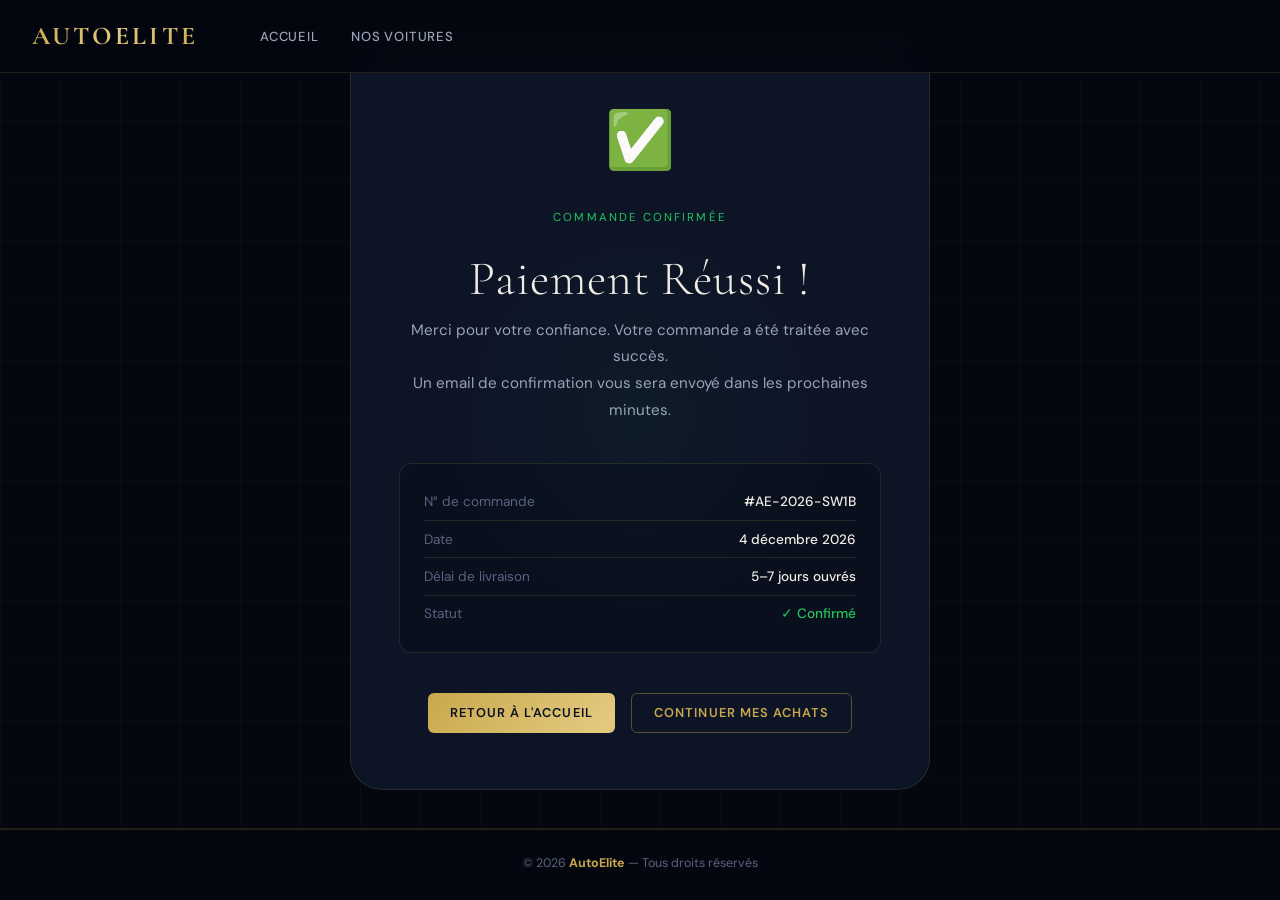
<file: content/confirmation.html>
<!DOCTYPE html>
<html lang="fr">
<head>
    <meta charset="UTF-8">
    <meta name="viewport" content="width=device-width, initial-scale=1.0">
    <title>Confirmation — AutoElite</title>
    <link rel="preconnect" href="https://fonts.googleapis.com">
    <link href="https://fonts.googleapis.com/css2?family=Cormorant+Garamond:ital,wght@0,300;0,600;0,700;1,300;1,400&family=DM+Sans:wght@300;400;500;600&display=swap" rel="stylesheet">
    <link rel="stylesheet" href="../style/common.css">
    <style>
        main {
            display: flex;
            align-items: center;
            justify-content: center;
            min-height: calc(100vh - 72px);
            padding: 2rem;
            position: relative;
            z-index: 1;
        }
        .confirmation-container {
            max-width: 580px;
            width: 100%;
            text-align: center;
            background: var(--bg-card);
            border: 1px solid var(--border);
            border-radius: var(--radius-xl);
            padding: 3.5rem 3rem;
            position: relative;
            overflow: hidden;
            animation: fadeUp 0.7s cubic-bezier(0.4,0,0.2,1) both;
        }
        .confirmation-container::before {
            content: '';
            position: absolute;
            top: 0; left: 0; right: 0;
            height: 2px;
            background: linear-gradient(90deg, var(--gold), #22c55e, var(--gold));
        }
        .confirmation-container::after {
            content: '';
            position: absolute;
            top: 50%; left: 50%;
            transform: translate(-50%, -50%);
            width: 400px; height: 400px;
            background: radial-gradient(circle, rgba(34,197,94,0.04) 0%, transparent 70%);
            pointer-events: none;
        }
        .success-icon {
            font-size: 3.5rem;
            margin-bottom: 1.5rem;
            animation: pulse-gold 2s infinite;
            display: block;
        }
        .confirmation-title {
            font-family: 'Cormorant Garamond', serif;
            font-size: clamp(2rem, 4vw, 3rem);
            font-weight: 300;
            margin-bottom: 0.5rem;
            color: var(--text-primary);
        }
        .confirmation-subtitle {
            font-size: 0.72rem;
            letter-spacing: 0.18em;
            text-transform: uppercase;
            color: #22c55e;
            margin-bottom: 1.5rem;
        }
        .confirmation-message {
            color: var(--text-secondary);
            font-size: 0.95rem;
            line-height: 1.75;
            margin-bottom: 2.5rem;
        }
        .order-details {
            background: var(--bg-main);
            border: 1px solid var(--border);
            border-radius: var(--radius-md);
            padding: 1.25rem 1.5rem;
            margin-bottom: 2.5rem;
            text-align: left;
        }
        .order-detail-row {
            display: flex;
            justify-content: space-between;
            padding: 0.45rem 0;
            font-size: 0.85rem;
            border-bottom: 1px solid var(--border);
        }
        .order-detail-row:last-child { border-bottom: none; }
        .order-detail-row span:first-child { color: var(--text-muted); }
        .order-detail-row span:last-child { color: var(--text-primary); font-weight: 500; }
        .confirmation-actions {
            display: flex;
            gap: 1rem;
            justify-content: center;
            flex-wrap: wrap;
        }
        @keyframes checkmark {
            from { transform: scale(0) rotate(-30deg); opacity: 0; }
            to   { transform: scale(1) rotate(0deg); opacity: 1; }
        }
        .success-icon { animation: checkmark 0.5s cubic-bezier(0.4,0,0.2,1) 0.3s both; }
    </style>
</head>
<body>
    <header>
        <nav>
            <a href="../index.html" class="logo">AutoElite</a>
            <button type="button" class="nav-toggle" id="nav-toggle" aria-label="Ouvrir le menu" aria-expanded="false"></button>
            <ul class="nav-links">
                <li><a href="../index.html">Accueil</a></li>
                <li><a href="produit.html">Nos Voitures</a></li>
            </ul>
        </nav>
    </header>

    <main>
        <div class="confirmation-container">
            <span class="success-icon">✅</span>
            <p class="confirmation-subtitle">Commande confirmée</p>
            <h1 class="confirmation-title">Paiement Réussi !</h1>
            <p class="confirmation-message">
                Merci pour votre confiance. Votre commande a été traitée avec succès.<br>
                Un email de confirmation vous sera envoyé dans les prochaines minutes.
            </p>
            <div class="order-details">
                <div class="order-detail-row">
                    <span>N° de commande</span>
                    <span id="order-number">#AE-2026-XXXX</span>
                </div>
                <div class="order-detail-row">
                    <span>Date</span>
                    <span id="order-date"></span>
                </div>
                <div class="order-detail-row">
                    <span>Délai de livraison</span>
                    <span>5–7 jours ouvrés</span>
                </div>
                <div class="order-detail-row">
                    <span>Statut</span>
                    <span style="color:#22c55e;">✓ Confirmé</span>
                </div>
            </div>
            <div class="confirmation-actions">
                <a href="../index.html" class="btn btn-primary">Retour à l'accueil</a>
                <a href="produit.html" class="btn btn-outline">Continuer mes achats</a>
            </div>
        </div>
    </main>

    <footer>
        <p style="text-align:center; padding:1.5rem; color:var(--text-muted); font-size:.78rem; border-top:1px solid var(--border);">
            &copy; 2026 <strong style="color:var(--gold)">AutoElite</strong> — Tous droits réservés
        </p>
    </footer>

    <script src="../javascript/nav-toggle.js"></script>
    <script>
        // Generate order number and date
        const orderNum = '#AE-' + new Date().getFullYear() + '-' + Math.random().toString(36).toUpperCase().slice(2, 6);
        document.getElementById('order-number').textContent = orderNum;
        document.getElementById('order-date').textContent = new Date().toLocaleDateString('fr-FR', {
            day: 'numeric', month: 'long', year: 'numeric'
        });
    </script>
</body>
</html>
</file>
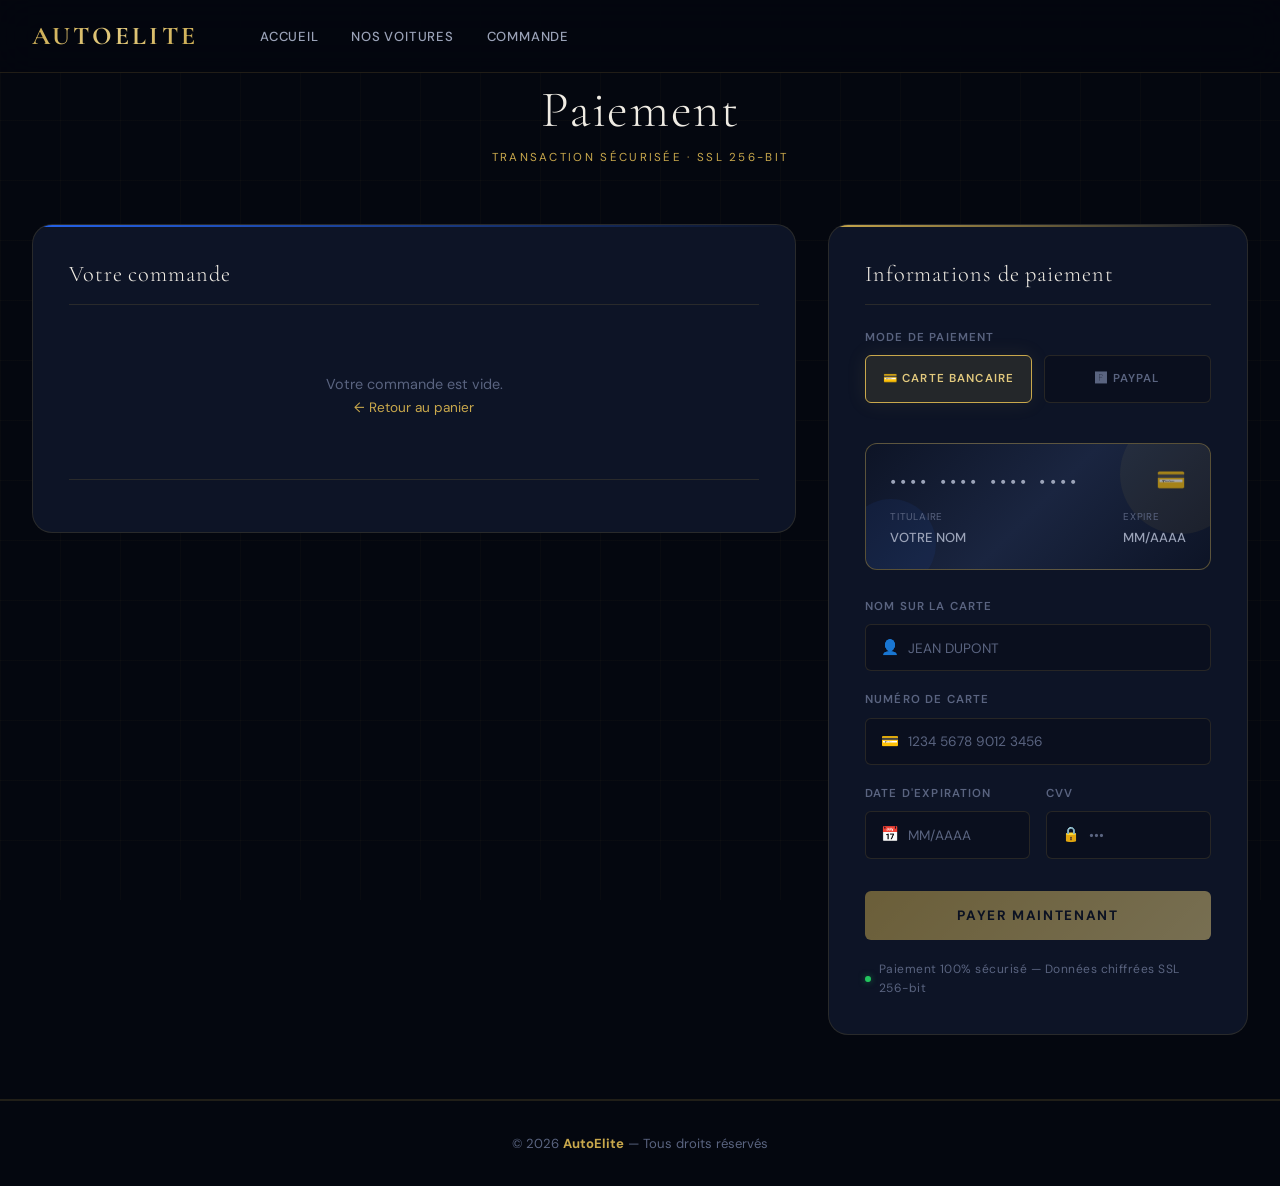
<file: content/paiement.html>
<!DOCTYPE html>
<html lang="fr">
<head>
    <meta charset="UTF-8">
    <meta name="viewport" content="width=device-width, initial-scale=1.0">
    <title>Paiement — AutoElite</title>
    <link rel="preconnect" href="https://fonts.googleapis.com">
    <link href="https://fonts.googleapis.com/css2?family=Cormorant+Garamond:ital,wght@0,300;0,600;0,700;1,300;1,400&family=DM+Sans:wght@300;400;500;600&display=swap" rel="stylesheet">
    <link rel="stylesheet" href="../style/common.css">
    <link rel="stylesheet" href="../style/paiement.css">
</head>
<body>
    <header>
        <nav>
            <a href="../index.html" class="logo">AutoElite</a>
            <button type="button" class="nav-toggle" id="nav-toggle" aria-label="Ouvrir le menu" aria-expanded="false"></button>
            <ul class="nav-links">
                <li><a href="../index.html">Accueil</a></li>
                <li><a href="produit.html">Nos Voitures</a></li>
                <li><a href="panier.html">Commande</a></li>
            </ul>
        </nav>
    </header>

    <main>
        <section class="paiement-container">
            <div class="paiement-header">
                <h1>Paiement</h1>
                <p class="subtitle">Transaction sécurisée · SSL 256-bit</p>
            </div>

            <div class="paiement-content">

                <!-- Résumé commande -->
                <div class="order-summary">
                    <h2>Votre commande</h2>
                    <div id="order-items"></div>
                    <div id="order-total" class="order-total"></div>
                </div>

                <!-- Formulaire paiement -->
                <div class="payment-form">
                    <h2>Informations de paiement</h2>

                    <div id="form-alert" class="form-alert"></div>

                    <form id="payment-form" novalidate>

                        <!-- Méthode de paiement -->
                        <div class="form-group">
                            <label>Mode de paiement</label>
                            <div class="payment-methods">
                                <label class="payment-option active" data-type="card">
                                    <input type="radio" name="payment-type" value="card" checked>
                                    <span>💳 Carte Bancaire</span>
                                </label>
                                <label class="payment-option" data-type="paypal">
                                    <input type="radio" name="payment-type" value="paypal">
                                    <span>🅿 PayPal</span>
                                </label>
                            </div>
                        </div>

                        <!-- Carte bancaire -->
                        <div id="card-form">

                            <!-- Aperçu visuel carte -->
                            <div class="card-preview">
                                <div class="card-chip">💳</div>
                                <div class="card-number-display" id="card-number-display">•••• •••• •••• ••••</div>
                                <div class="card-meta">
                                    <div class="card-meta-item">
                                        <span class="card-meta-label">Titulaire</span>
                                        <span class="card-meta-value" id="card-name-display">VOTRE NOM</span>
                                    </div>
                                    <div class="card-meta-item">
                                        <span class="card-meta-label">Expire</span>
                                        <span class="card-meta-value" id="expiry-display">MM/AAAA</span>
                                    </div>
                                </div>
                            </div>

                            <div class="form-group">
                                <label for="card-name">Nom sur la carte</label>
                                <div class="input-wrapper">
                                    <span class="input-icon">👤</span>
                                    <input type="text" id="card-name" placeholder="JEAN DUPONT" autocomplete="cc-name">
                                </div>
                                <div class="form-error"></div>
                            </div>

                            <div class="form-group">
                                <label for="card-number">Numéro de carte</label>
                                <div class="input-wrapper">
                                    <span class="input-icon">💳</span>
                                    <input type="text" id="card-number" placeholder="1234 5678 9012 3456" maxlength="19" autocomplete="cc-number" inputmode="numeric">
                                </div>
                                <div class="form-error"></div>
                            </div>

                            <div class="form-row">
                                <div class="form-group">
                                    <label for="expiry">Date d'expiration</label>
                                    <div class="input-wrapper">
                                        <span class="input-icon">📅</span>
                                        <input type="text" id="expiry" placeholder="MM/AAAA" maxlength="7" autocomplete="cc-exp" inputmode="numeric">
                                    </div>
                                    <div class="form-error"></div>
                                </div>
                                <div class="form-group">
                                    <label for="cvv">CVV</label>
                                    <div class="input-wrapper">
                                        <span class="input-icon">🔒</span>
                                        <input type="text" id="cvv" placeholder="•••" maxlength="4" autocomplete="cc-csc" inputmode="numeric">
                                    </div>
                                    <div class="form-error"></div>
                                </div>
                            </div>
                        </div>

                        <!-- PayPal -->
                        <div id="paypal-form" class="hidden">
                            <div class="paypal-info">
                                <span class="paypal-logo">🅿</span>
                                Vous allez être redirigé vers PayPal pour finaliser votre paiement en toute sécurité. Votre commande sera confirmée automatiquement.
                            </div>
                        </div>

                        <button type="submit" id="pay-button">
                            <div class="btn-spinner"></div>
                            <span class="btn-text">Payer maintenant</span>
                        </button>
                    </form>

                    <div class="secure-note">
                        <div class="secure-dot"></div>
                        Paiement 100% sécurisé — Données chiffrées SSL 256-bit
                    </div>
                </div>

            </div>
        </section>
    </main>

    <footer>
        <p style="text-align:center; padding:2rem; color:var(--text-muted); font-size:.82rem; border-top:1px solid var(--border);">
            &copy; 2026 <strong style="color:var(--gold)">AutoElite</strong> — Tous droits réservés
        </p>
    </footer>

    <script src="../javascript/nav-toggle.js"></script>
    <script src="../javascript/paiement.js"></script>
</body>
</html>
</file>
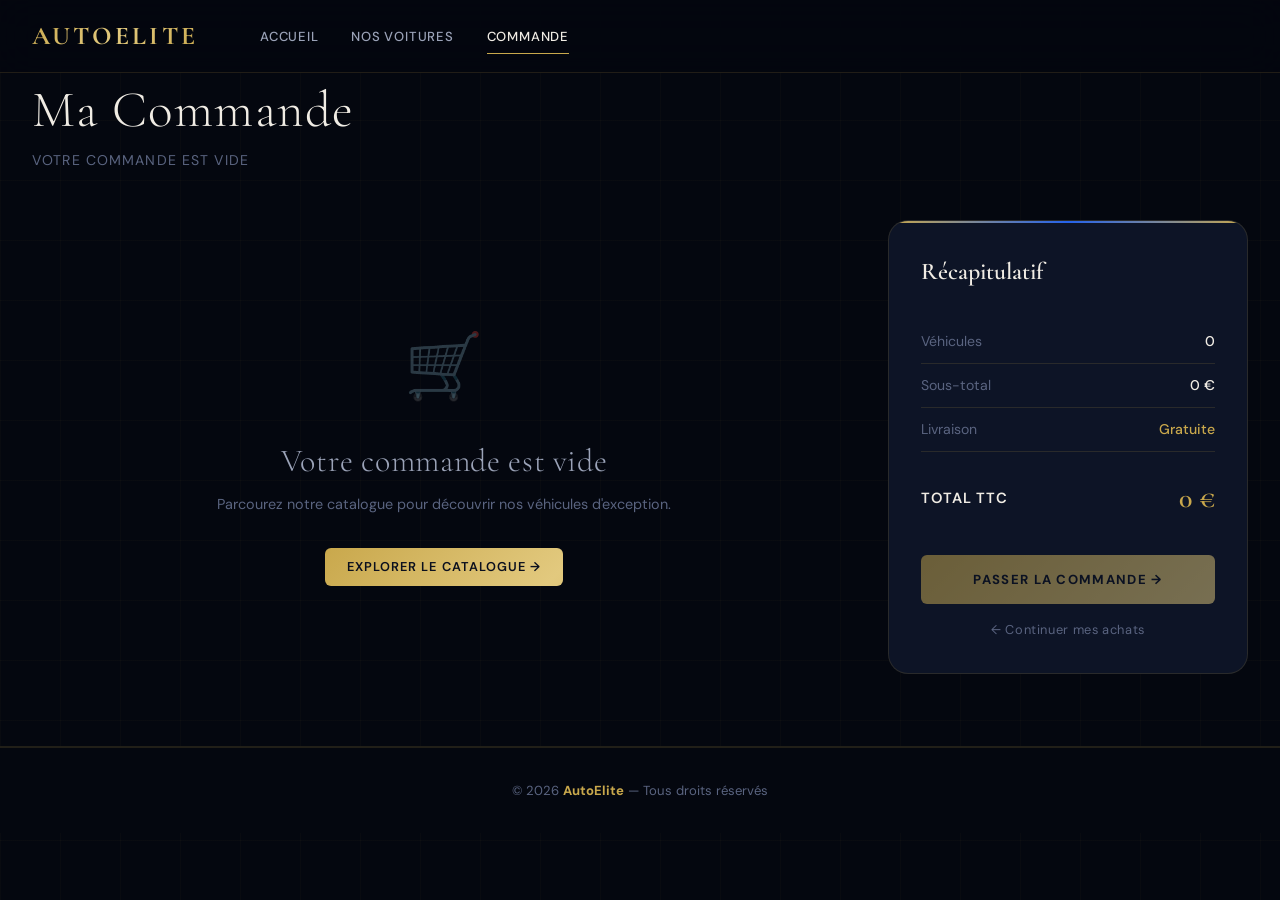
<file: content/panier.html>
<!DOCTYPE html>
<html lang="fr">
<head>
    <meta charset="UTF-8">
    <meta name="viewport" content="width=device-width, initial-scale=1.0">
    <title>Ma Commande — AutoElite</title>
    <link rel="preconnect" href="https://fonts.googleapis.com">
    <link href="https://fonts.googleapis.com/css2?family=Cormorant+Garamond:ital,wght@0,300;0,600;0,700;1,300;1,400&family=DM+Sans:wght@300;400;500;600&display=swap" rel="stylesheet">
    <link rel="stylesheet" href="../style/common.css">
    <link rel="stylesheet" href="../style/panier.css">
</head>
<body>
    <header>
        <nav>
            <a href="../index.html" class="logo">AutoElite</a>
            <button type="button" class="nav-toggle" id="nav-toggle" aria-label="Ouvrir le menu" aria-expanded="false"></button>
            <ul class="nav-links">
                <li><a href="../index.html">Accueil</a></li>
                <li><a href="produit.html">Nos Voitures</a></li>
                <li><a href="panier.html" class="active">Commande</a></li>
            </ul>
        </nav>
    </header>

    <main>
        <h1 class="page-title">Ma Commande</h1>
        <p class="page-subtitle" id="cart-count-label">Chargement...</p>

        <div class="cart-layout">
            <div class="cart-items-section" id="cart-items-section"></div>

            <aside class="cart-summary">
                <div class="summary-title">Récapitulatif</div>
                <div class="summary-row">
                    <span>Véhicules</span>
                    <span id="item-count">0</span>
                </div>
                <div class="summary-row">
                    <span>Sous-total</span>
                    <span id="subtotal">0 €</span>
                </div>
                <div class="summary-row">
                    <span>Livraison</span>
                    <span style="color:var(--gold)">Gratuite</span>
                </div>
                <div class="summary-row total">
                    <span>Total TTC</span>
                    <span id="total">0 €</span>
                </div>
                <button class="checkout-btn" id="checkout-btn">Passer la commande →</button>
                <button class="clear-btn" id="clear-cart-btn">Vider la commande</button>
                <a href="produit.html" class="continue-link">← Continuer mes achats</a>
            </aside>
        </div>
    </main>

    <footer>
        <p style="text-align:center; padding:2rem; color:var(--text-muted); font-size:.82rem; border-top:1px solid var(--border);">
            &copy; 2026 <strong style="color:var(--gold)">AutoElite</strong> — Tous droits réservés
        </p>
    </footer>

    <div class="toast" id="toast"></div>
    <script src="../javascript/nav-toggle.js"></script>
    <script src="../javascript/panier.js"></script>
</body>
</html>
</file>
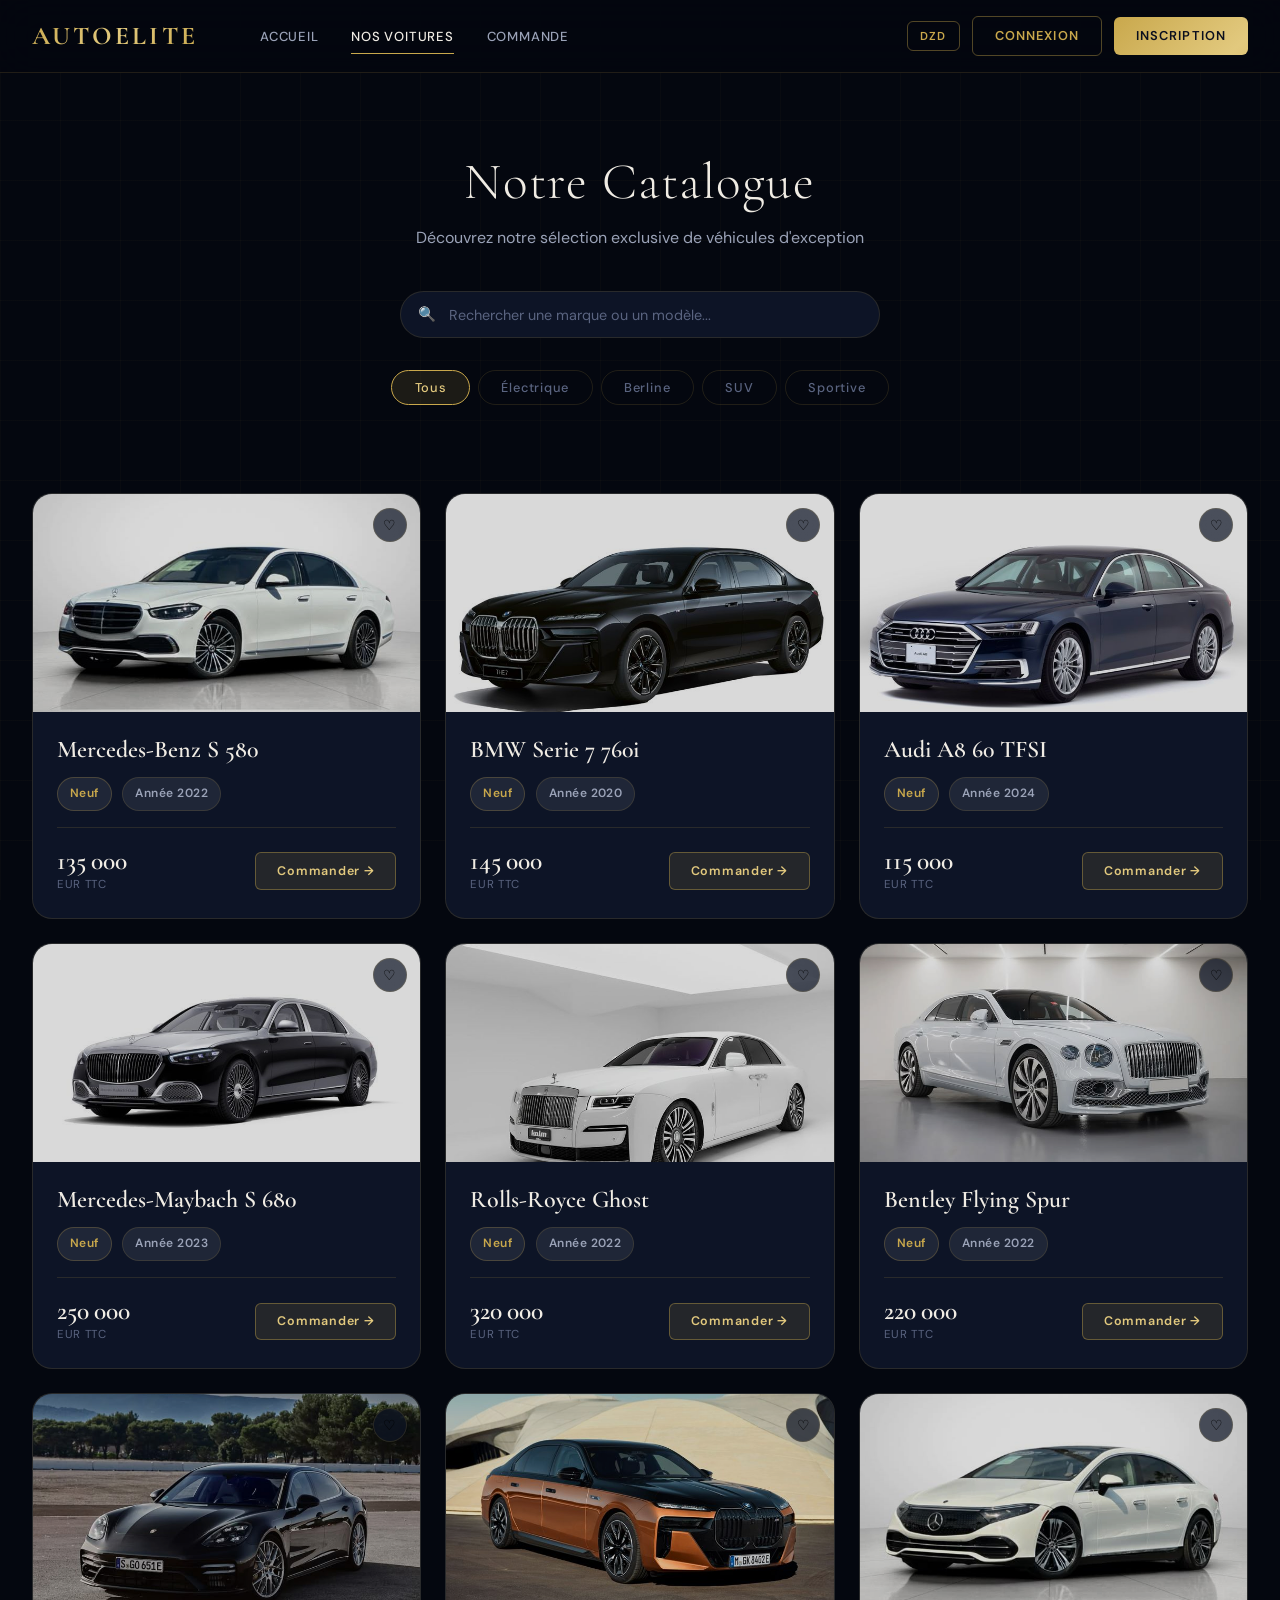
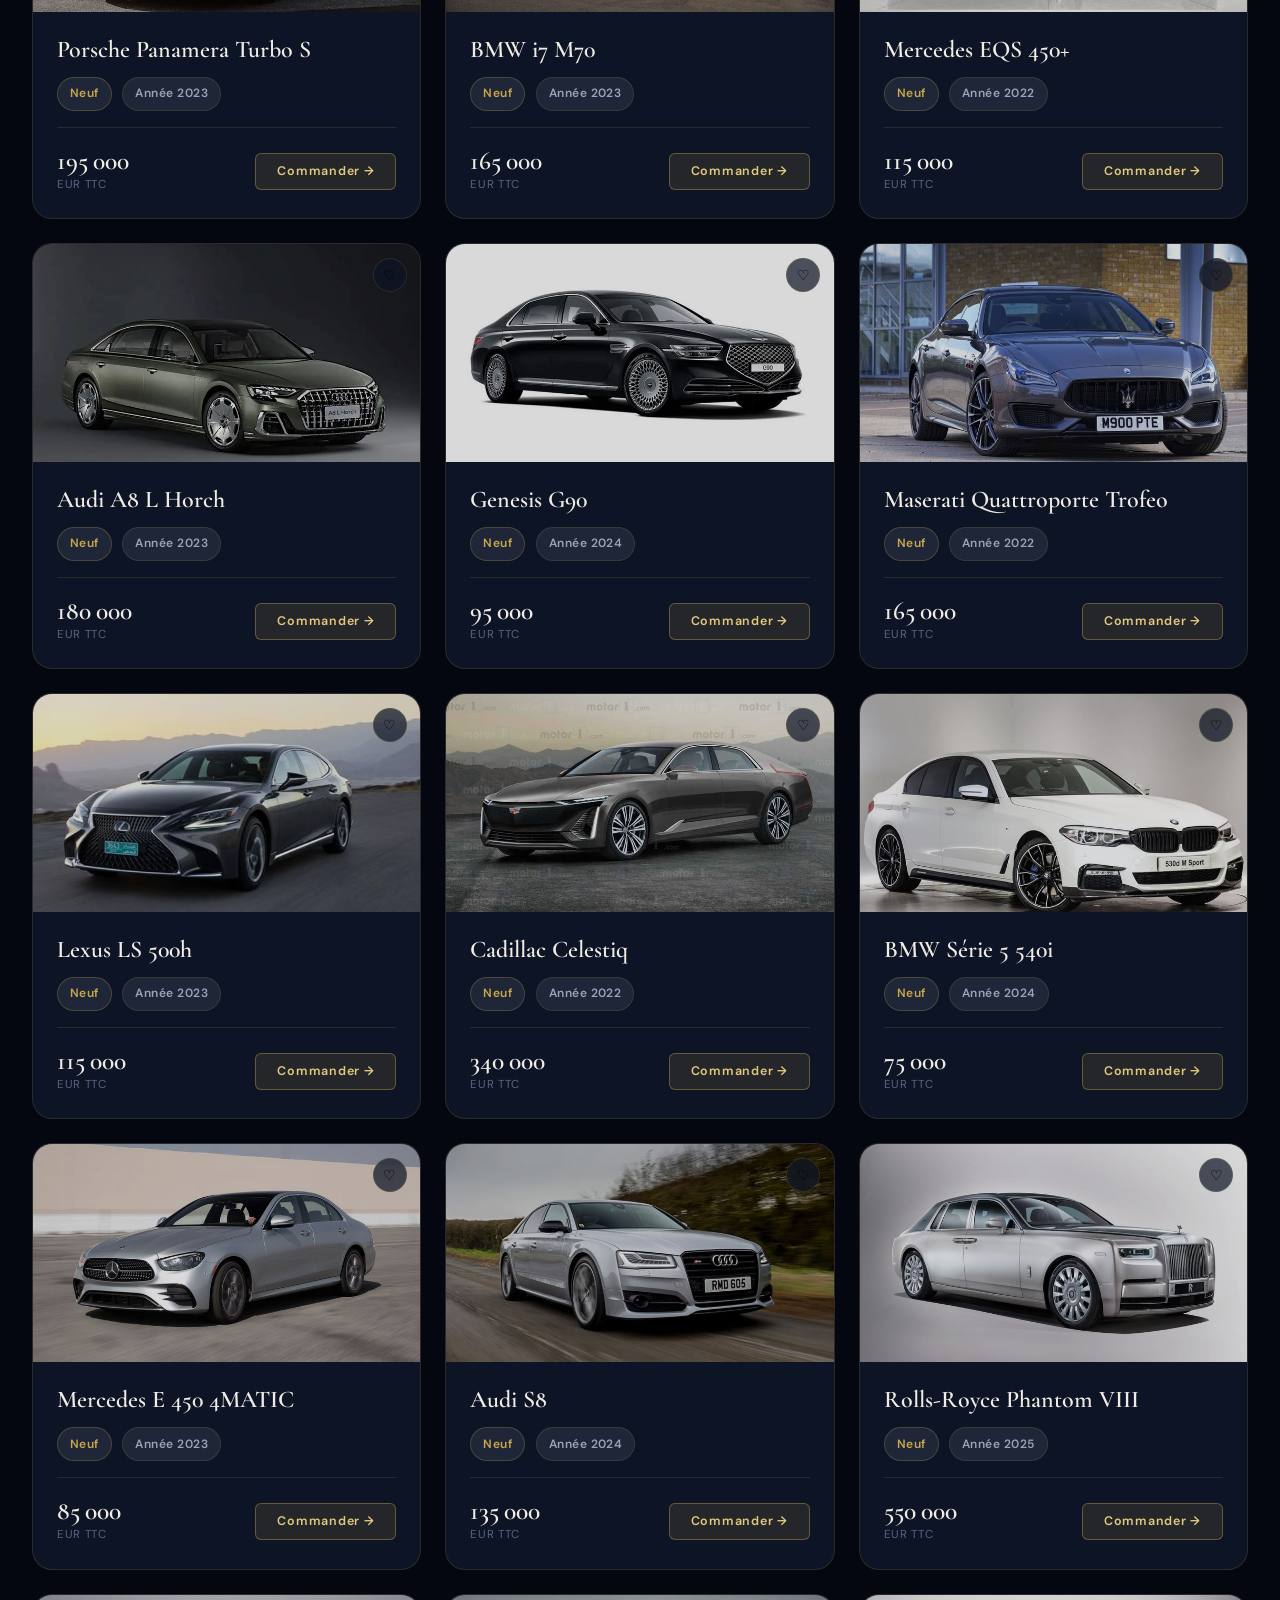
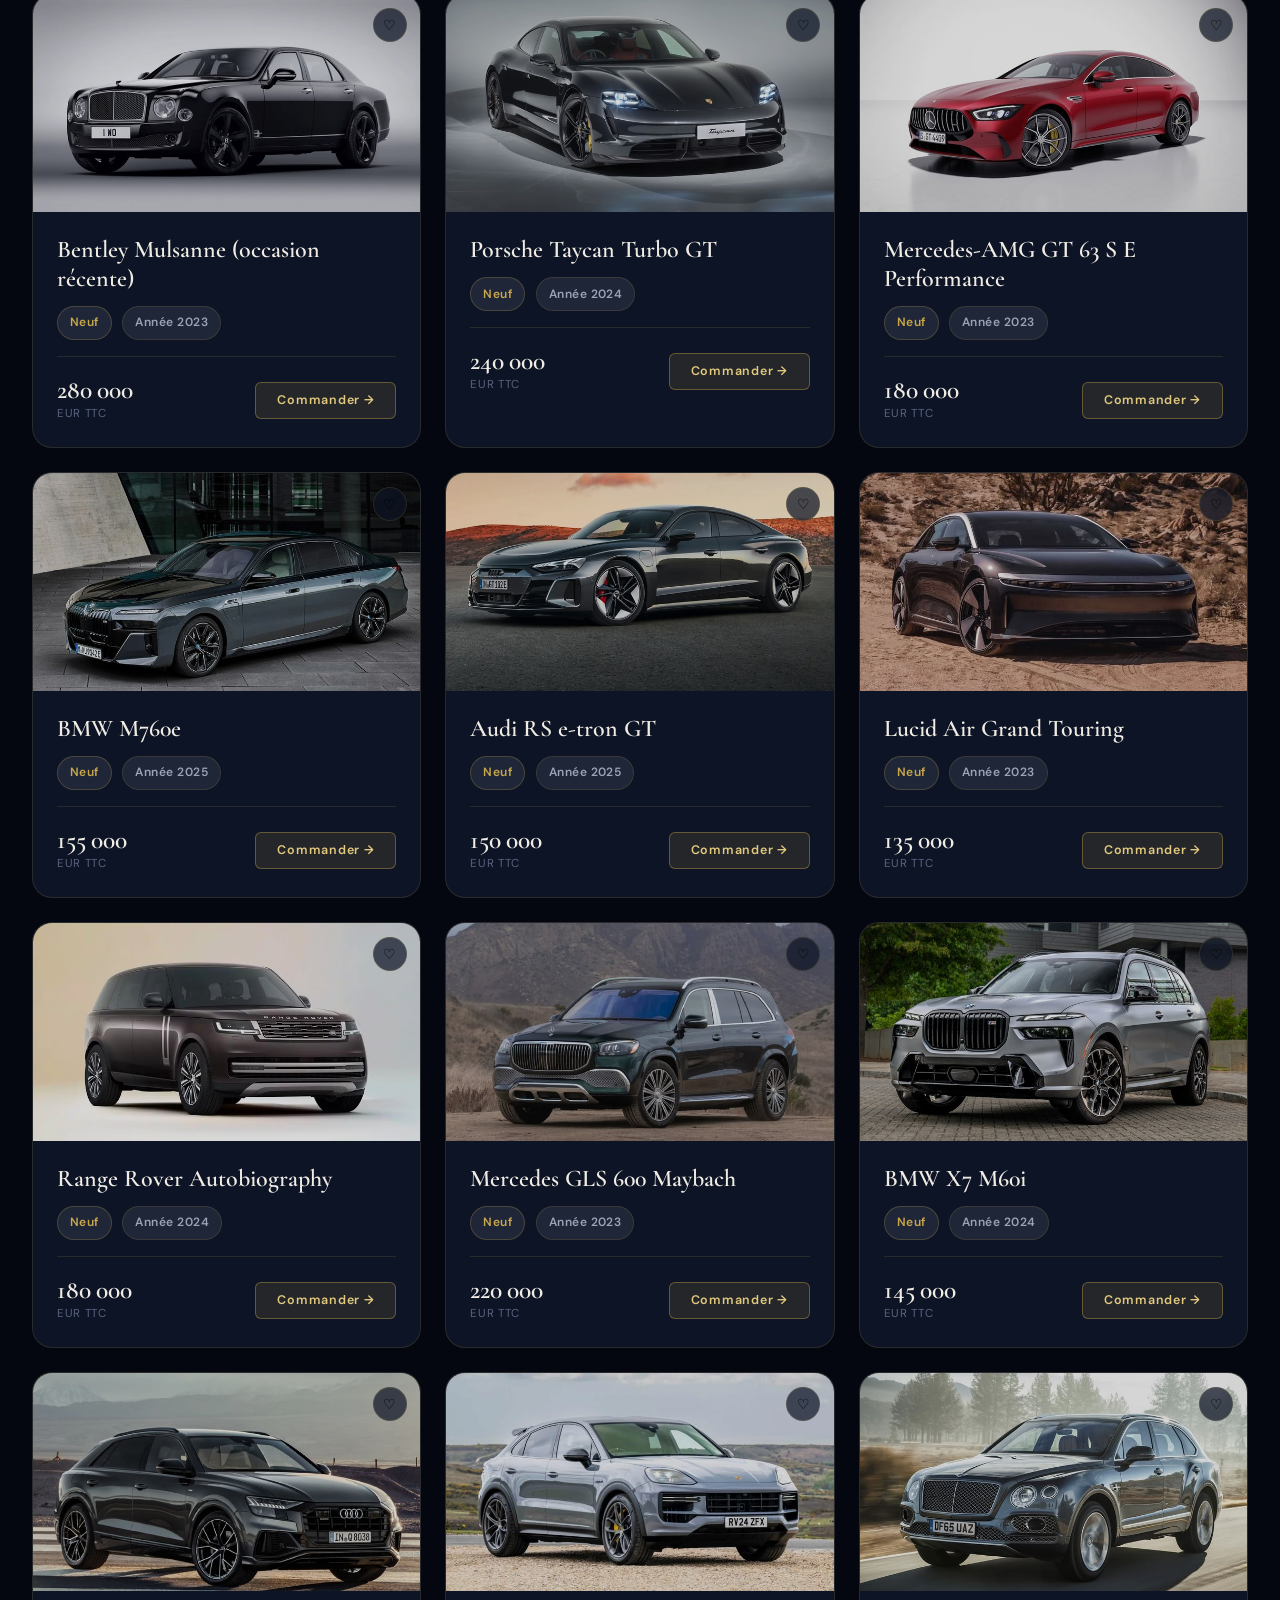
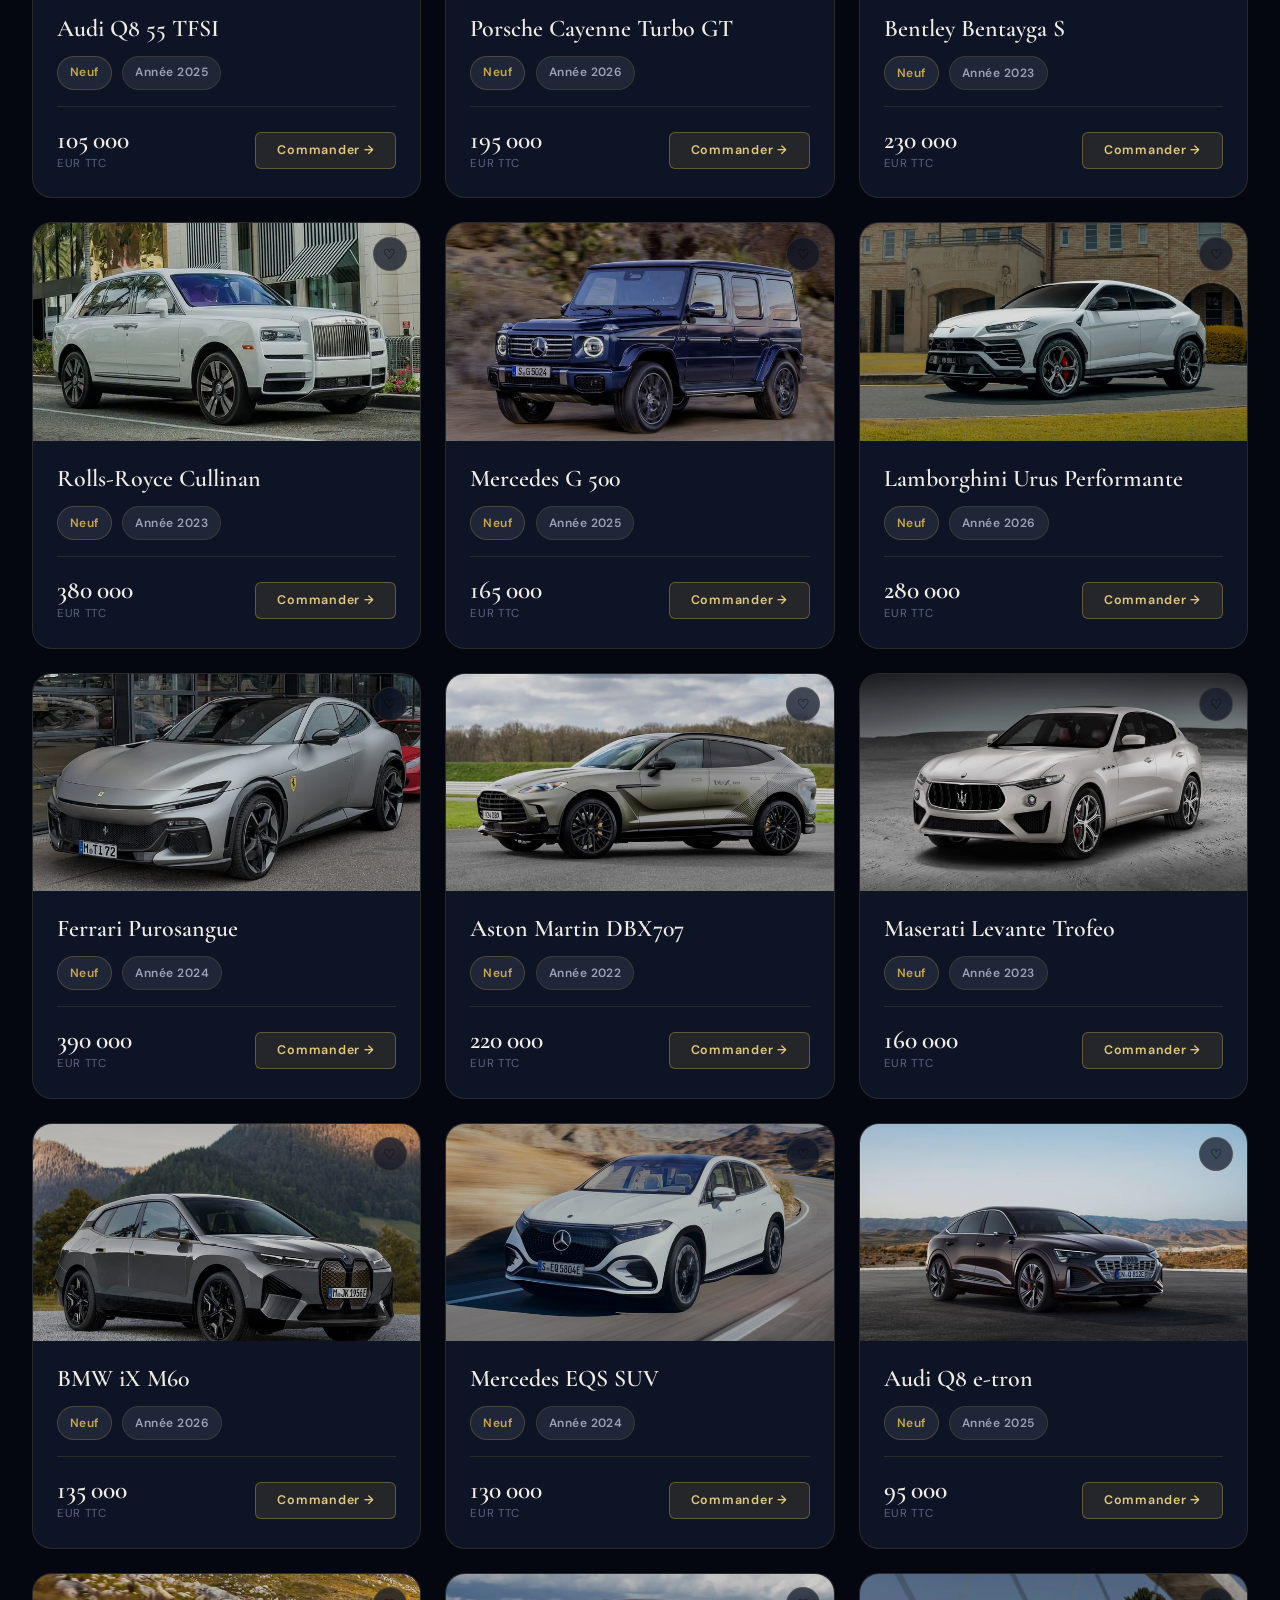
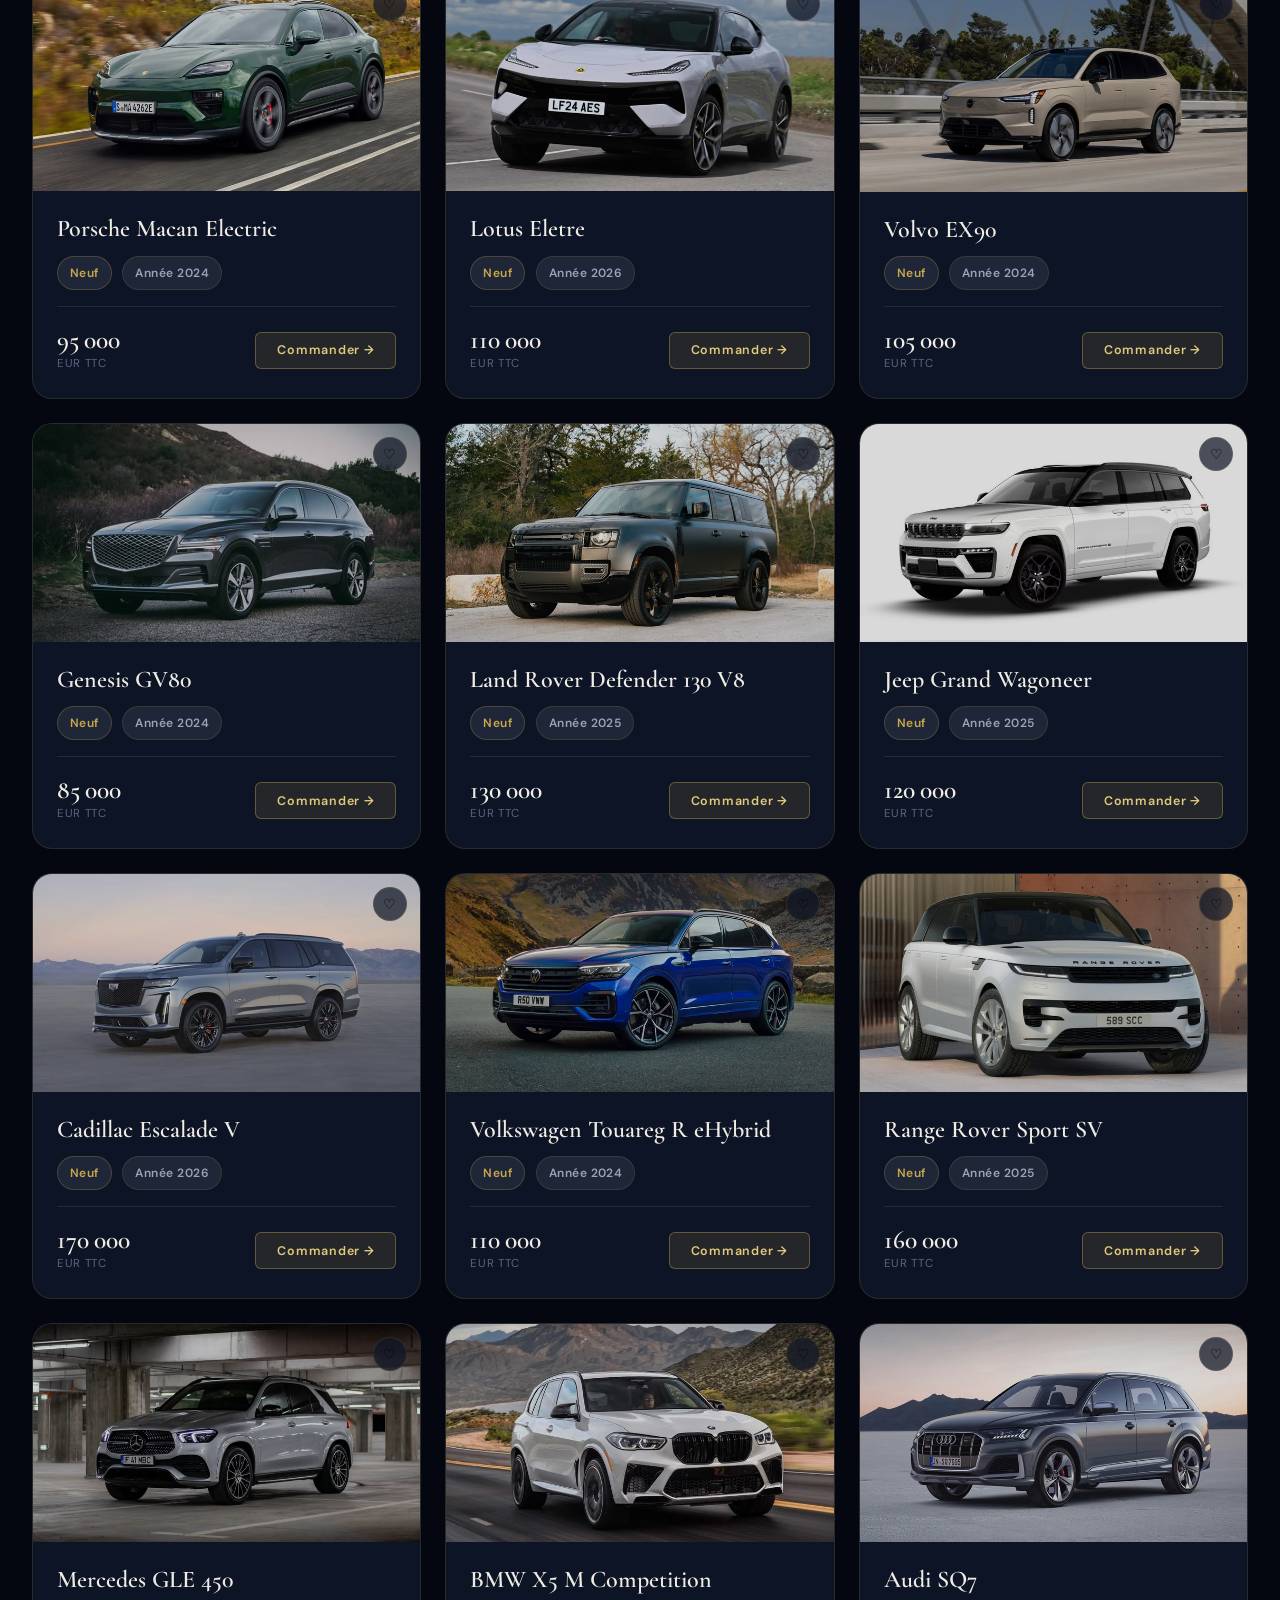
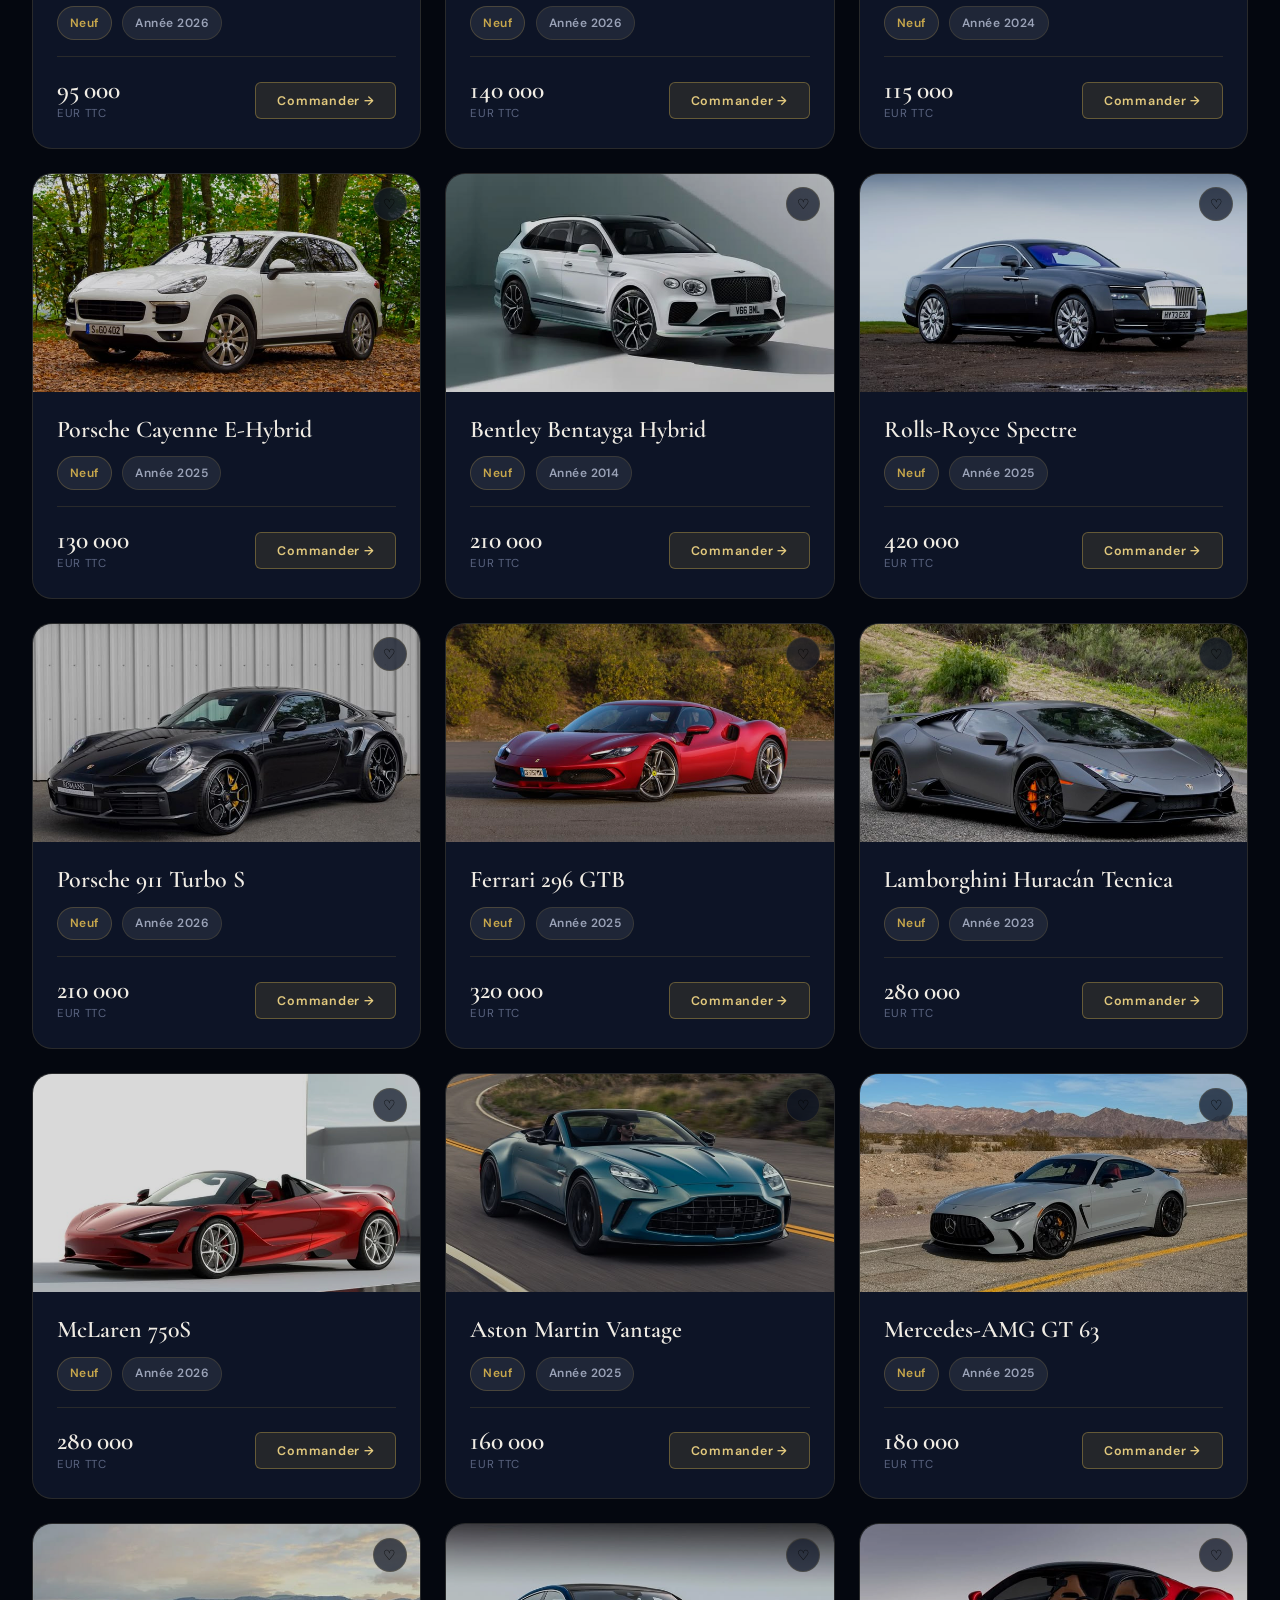
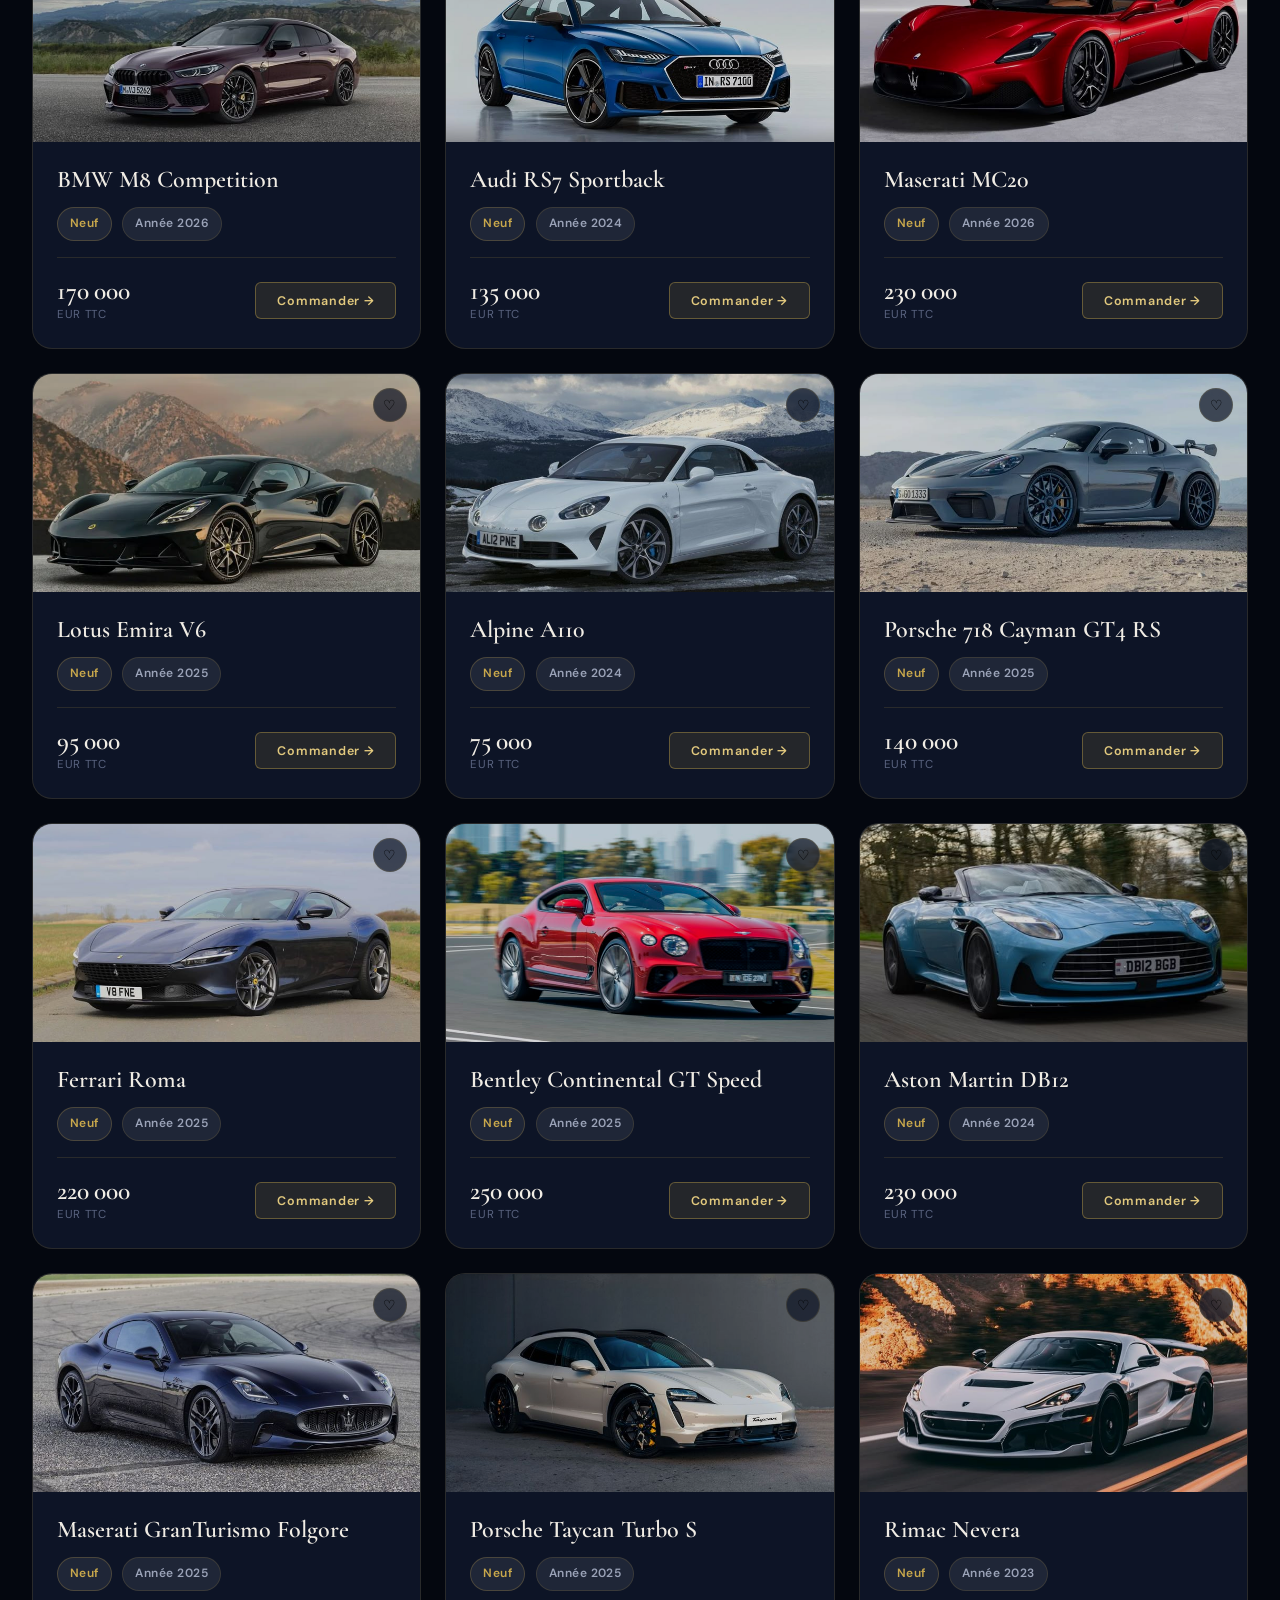
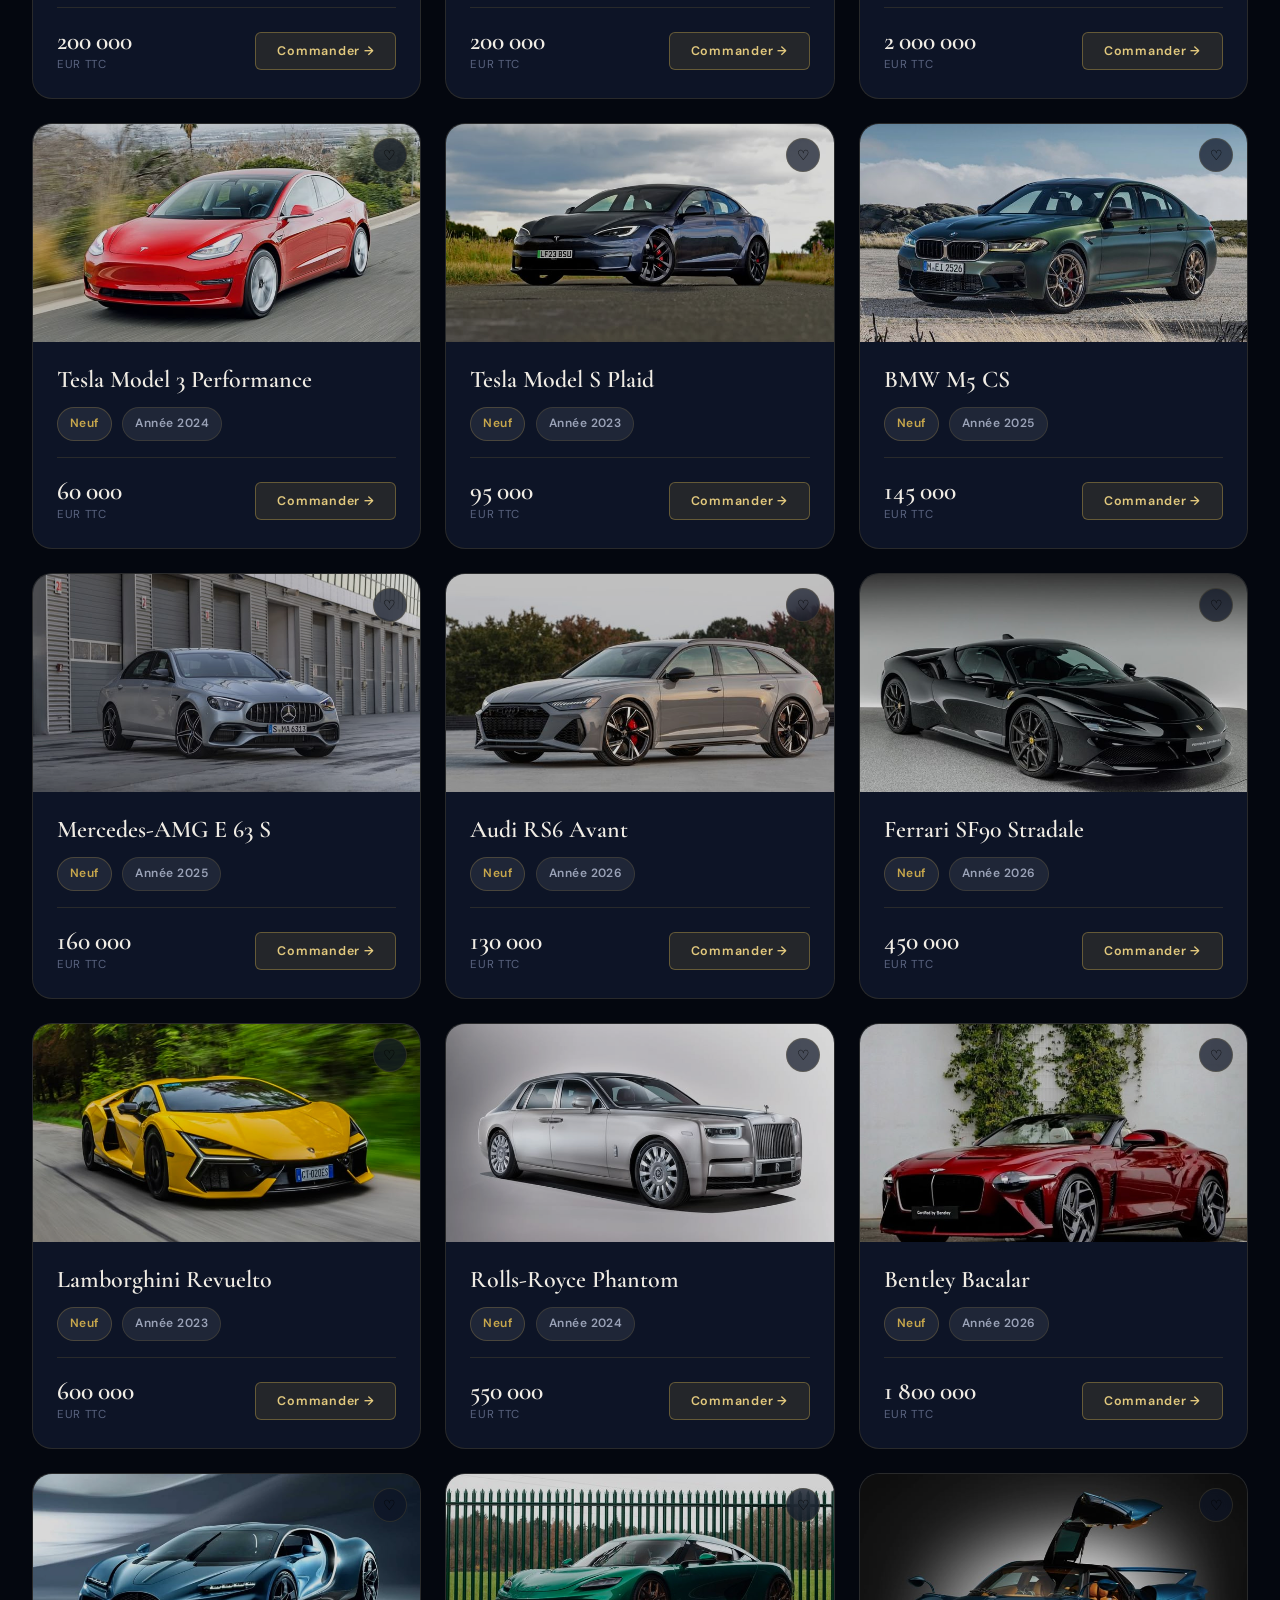
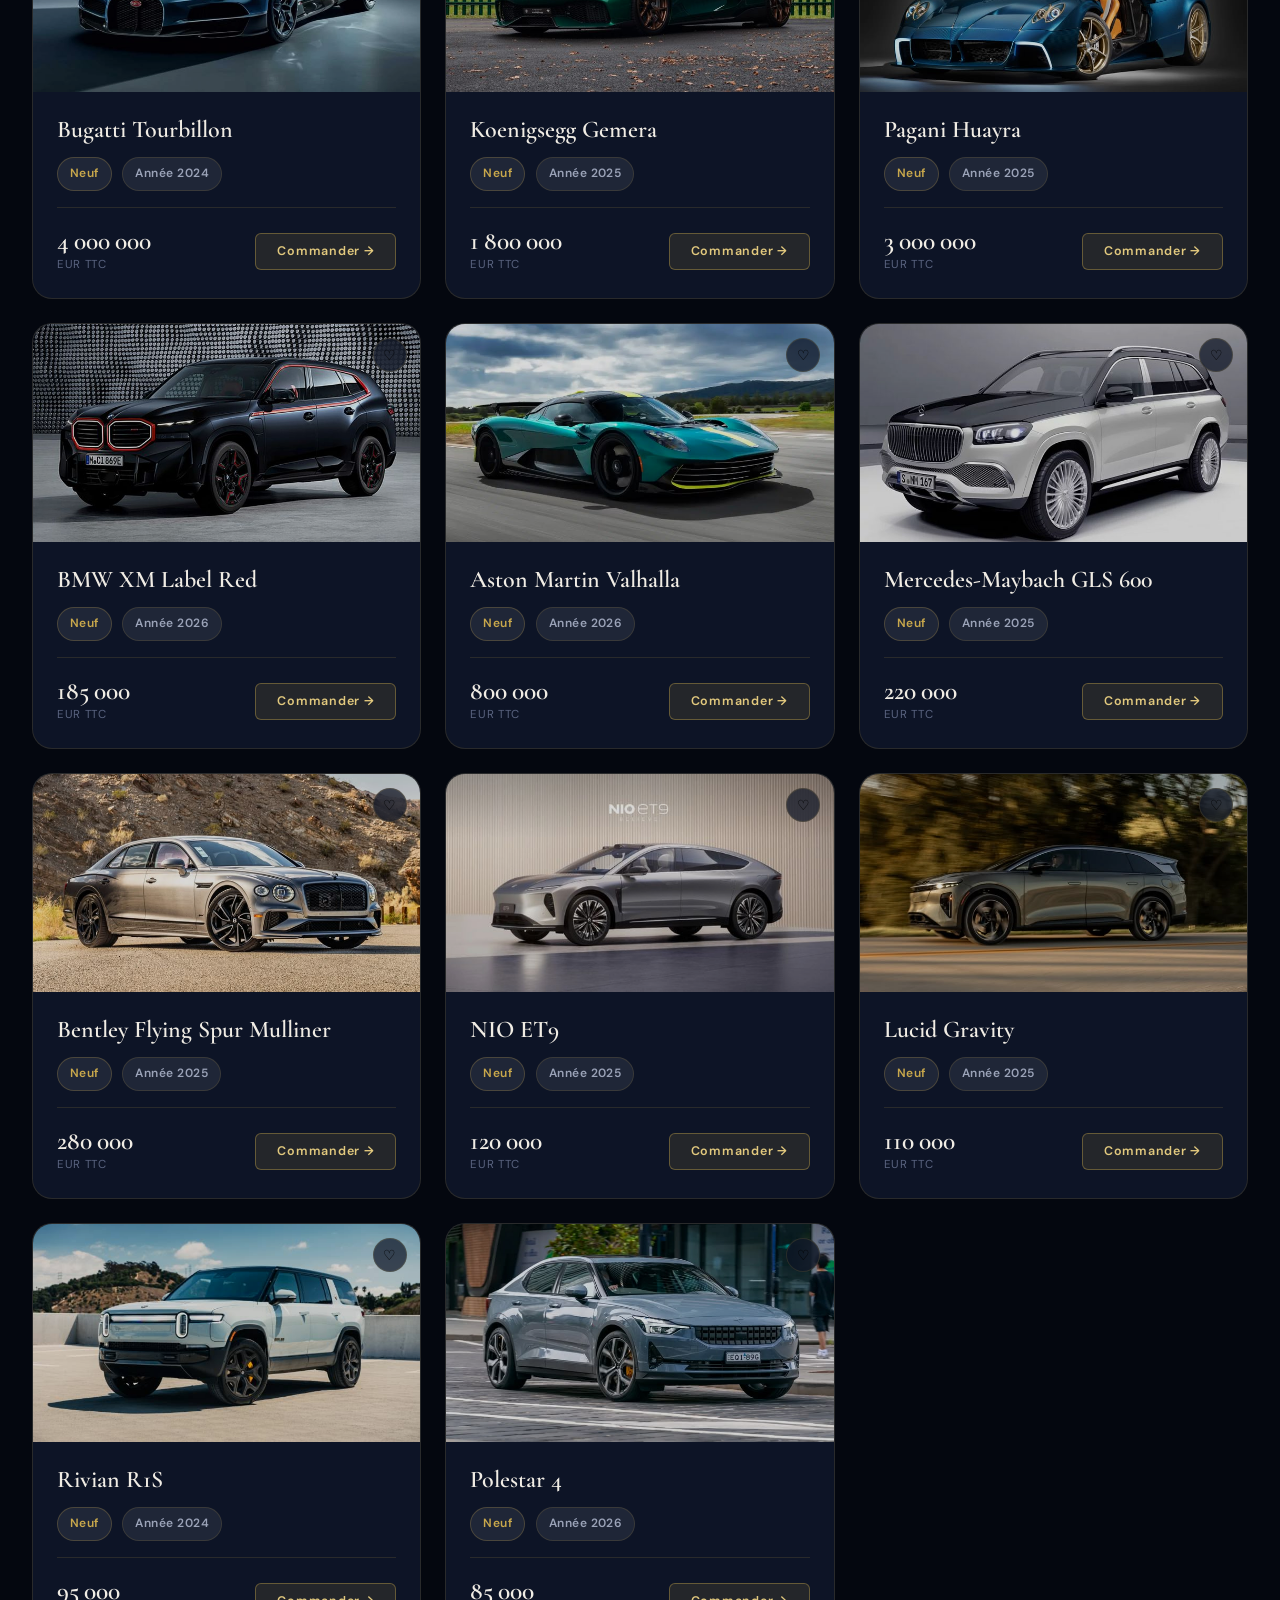
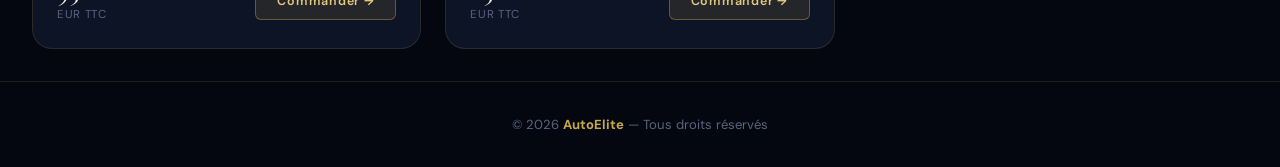
<file: content/produit.html>
<!DOCTYPE html>
<html lang="fr">
<head>
    <meta charset="UTF-8">
    <meta name="viewport" content="width=device-width, initial-scale=1.0">
    <title>Nos Voitures — AutoElite</title>
    <link rel="preconnect" href="https://fonts.googleapis.com">
    <link href="https://fonts.googleapis.com/css2?family=Cormorant+Garamond:ital,wght@0,300;0,600;0,700;1,300;1,400&family=DM+Sans:wght@300;400;500;600&display=swap" rel="stylesheet">
    <link rel="stylesheet" href="../style/common.css">
    <link rel="stylesheet" href="../style/produit.css">
</head>
<body>
    <header>
        <nav>
            <a href="../index.html" class="logo">AutoElite</a>
            <button type="button" class="nav-toggle" id="nav-toggle" aria-label="Ouvrir le menu" aria-expanded="false"></button>
            <ul class="nav-links">
                <li><a href="../index.html">Accueil</a></li>
                <li><a href="produit.html" class="active">Nos Voitures</a></li>
                <li><a href="panier.html">Commande</a></li>
            </ul>
            <div class="auth-buttons" id="auth-nav">
                <button id="currency-toggle" class="btn btn-outline">DZD</button>
                <a href="connexion.html" class="btn btn-outline">Connexion</a>
                <a href="inscription.html" class="btn btn-primary">Inscription</a>
            </div>
            <div class="user-info hidden" id="user-nav">
                <span id="user-name"></span>
                <button id="logout-btn" class="btn btn-outline">Déconnexion</button>
            </div>
        </nav>
    </header>

    <main>
        <section class="products-header">
            <h1>Notre Catalogue</h1>
            <p class="subtitle">Découvrez notre sélection exclusive de véhicules d'exception</p>

            <div class="search-container">
                <span class="search-icon">🔍</span>
                <input type="text" id="search-input" placeholder="Rechercher une marque ou un modèle...">
            </div>

            <div class="filters">
                <button class="filter-btn active" data-category="Tous">Tous</button>
                <button class="filter-btn" data-category="Electrique">Électrique</button>
                <button class="filter-btn" data-category="Berline">Berline</button>
                <button class="filter-btn" data-category="SUV">SUV</button>
                <button class="filter-btn" data-category="Sportive">Sportive</button>
            </div>
        </section>

        <section id="products-grid" class="products-grid"></section>
    </main>

    <footer>
        <p style="text-align:center; padding:2rem; color:var(--text-muted); font-size:.82rem;">
            &copy; 2026 <strong style="color:var(--gold)">AutoElite</strong> — Tous droits réservés
        </p>
    </footer>

    <!-- Color Modal -->
    <div id="color-modal" class="modal hidden">
        <div class="modal-content">
            <h3 id="modal-car-name">Choisir une couleur</h3>
            <div id="color-options" class="color-options"></div>
            <div id="selected-color-name" class="selected-color-name"></div>
            <div class="modal-buttons">
                <button id="modal-cancel" class="btn-secondary">Annuler</button>
                <button id="modal-add" class="btn-primary">Confirmer</button>
            </div>
        </div>
    </div>

    <script src="../javascript/nav-toggle.js"></script>
    <script src="../javascript/produit.js"></script>
</body>
</html>
</file>
<file: style/common.css>
/* ============================================
   AutoElite — Common Design System
   Dark Luxury Theme
   ============================================ */

@import url('https://fonts.googleapis.com/css2?family=Cormorant+Garamond:ital,wght@0,300;0,400;0,600;0,700;1,300;1,400&family=DM+Sans:wght@300;400;500;600&display=swap');

:root {
  --bg-deep:       #04070f;
  --bg-main:       #0a0f1e;
  --bg-card:       #0d1426;
  --bg-glass:      rgba(13, 20, 38, 0.7);
  --border:        rgba(201, 168, 76, 0.15);
  --border-hover:  rgba(201, 168, 76, 0.4);

  --gold:          #c9a84c;
  --gold-light:    #e2c97e;
  --gold-dim:      rgba(201, 168, 76, 0.12);
  --blue:          #2563eb;
  --blue-light:    #3b82f6;
  --blue-glow:     rgba(37, 99, 235, 0.25);

  --text-primary:  #f0ece4;
  --text-secondary:#9ba3b8;
  --text-muted:    #5a6480;

  --radius-sm:     6px;
  --radius-md:     12px;
  --radius-lg:     20px;
  --radius-xl:     32px;

  --shadow-gold:   0 0 40px rgba(201, 168, 76, 0.12);
  --shadow-blue:   0 0 40px rgba(37, 99, 235, 0.2);
  --shadow-card:   0 8px 32px rgba(0, 0, 0, 0.5);

  --transition:    0.3s cubic-bezier(0.4, 0, 0.2, 1);
  --transition-slow: 0.6s cubic-bezier(0.4, 0, 0.2, 1);
}

*, *::before, *::after {
  box-sizing: border-box;
  margin: 0;
  padding: 0;
}

html { scroll-behavior: smooth; }

body {
  background: var(--bg-deep);
  color: var(--text-primary);
  font-family: 'DM Sans', sans-serif;
  font-weight: 400;
  line-height: 1.6;
  min-height: 100vh;
  overflow-x: hidden;
}

/* Subtle grid noise overlay */
body::before {
  content: '';
  position: fixed;
  inset: 0;
  background-image:
    linear-gradient(rgba(201, 168, 76, 0.03) 1px, transparent 1px),
    linear-gradient(90deg, rgba(201, 168, 76, 0.03) 1px, transparent 1px);
  background-size: 60px 60px;
  pointer-events: none;
  z-index: 0;
}

/* ── Typography ── */
h1, h2, h3, h4 {
  font-family: 'Cormorant Garamond', serif;
  font-weight: 600;
  letter-spacing: 0.02em;
  line-height: 1.2;
}

a { color: inherit; text-decoration: none; }
img { max-width: 100%; display: block; }
ul { list-style: none; }

/* ── Header / Nav ── */
header {
  position: fixed;
  top: 0; left: 0; right: 0;
  z-index: 100;
  backdrop-filter: blur(20px) saturate(1.4);
  background: rgba(4, 7, 15, 0.85);
  border-bottom: 1px solid var(--border);
  transition: var(--transition);
}

nav {
  max-width: 1400px;
  margin: 0 auto;
  padding: 0 2rem;
  height: 72px;
  display: flex;
  align-items: center;
  gap: 2rem;
  position: relative;
}

.logo {
  font-family: 'Cormorant Garamond', serif;
  font-size: 1.6rem;
  font-weight: 700;
  letter-spacing: 0.12em;
  text-transform: uppercase;
  background: linear-gradient(135deg, var(--gold), var(--gold-light), var(--gold));
  -webkit-background-clip: text;
  -webkit-text-fill-color: transparent;
  background-clip: text;
  flex-shrink: 0;
  transition: var(--transition);
}

.nav-toggle {
  display: none;
  min-width: 48px;
  min-height: 48px;
  width: 44px;
  height: 44px;
  border: 1px solid transparent;
  border-radius: var(--radius-sm);
  background: rgba(255,255,255,0.12);
  color: var(--text-primary);
  cursor: pointer;
  transition: var(--transition);
  position: relative;
  z-index: 105;
  justify-content: center;
  align-items: center;
  touch-action: manipulation;
}

.nav-toggle:hover,
.nav-toggle:focus {
  border-color: var(--border);
}

.nav-toggle::before {
  content: '☰';
  font-size: 1.25rem;
  line-height: 1;
  display: block;
}

.logo:hover { opacity: 0.85; }

.nav-links {
  display: flex;
  gap: 0.25rem;
  margin-left: 1rem;
  flex: 1;
}
.nav-links a {
  padding: 0.4rem 0.9rem;
  font-size: 0.82rem;
  font-weight: 500;
  letter-spacing: 0.06em;
  text-transform: uppercase;
  color: var(--text-secondary);
  border-radius: var(--radius-sm);
  transition: var(--transition);
  position: relative;
}
.nav-links a::after {
  content: '';
  position: absolute;
  bottom: -2px; left: 50%; right: 50%;
  height: 1px;
  background: var(--gold);
  transition: var(--transition);
}
.nav-links a:hover, .nav-links a.active {
  color: var(--text-primary);
}
.nav-links a:hover::after, .nav-links a.active::after {
  left: 0.9rem; right: 0.9rem;
}

.auth-buttons, .user-info {
  display: flex;
  align-items: center;
  gap: 0.75rem;
  margin-left: auto;
}

/* ── Buttons ── */
.btn {
  display: inline-flex;
  align-items: center;
  justify-content: center;
  gap: 0.4rem;
  padding: 0.55rem 1.4rem;
  border-radius: var(--radius-sm);
  font-family: 'DM Sans', sans-serif;
  font-size: 0.8rem;
  font-weight: 600;
  letter-spacing: 0.08em;
  text-transform: uppercase;
  cursor: pointer;
  border: none;
  transition: var(--transition);
  position: relative;
  overflow: hidden;
  white-space: nowrap;
}

.btn::before {
  content: '';
  position: absolute;
  inset: 0;
  opacity: 0;
  transition: var(--transition);
}
.btn:hover::before { opacity: 1; }

.btn-primary {
  background: linear-gradient(135deg, var(--gold) 0%, var(--gold-light) 50%, var(--gold) 100%);
  background-size: 200% 100%;
  color: #0a0f1e;
}
.btn-primary:hover {
  background-position: 100% 0;
  transform: translateY(-1px);
  box-shadow: 0 4px 20px rgba(201, 168, 76, 0.4);
}

.btn-outline {
  background: transparent;
  color: var(--gold);
  border: 1px solid var(--border-hover);
}
.btn-outline:hover {
  background: var(--gold-dim);
  border-color: var(--gold);
  transform: translateY(-1px);
}

.btn-large {
  padding: 0.85rem 2.2rem;
  font-size: 0.85rem;
}

.btn-full { width: 100%; }

/* ── Hidden utility ── */
.hidden { display: none !important; }

#user-name {
  font-size: 0.82rem;
  color: var(--gold-light);
  font-weight: 500;
  letter-spacing: 0.04em;
}

/* ── Footer ── */
footer {
  background: var(--bg-deep);
  border-top: 1px solid var(--border);
  position: relative;
  z-index: 1;
}

.footer-content {
  max-width: 1400px;
  margin: 0 auto;
  padding: 3rem 2rem;
  display: grid;
  grid-template-columns: repeat(3, 1fr);
  gap: 2rem;
}

.footer-column {
  color: var(--text-secondary);
  font-size: 0.88rem;
  line-height: 1.8;
}
.footer-column strong {
  color: var(--gold);
  font-family: 'Cormorant Garamond', serif;
  font-size: 1.1rem;
  display: block;
  margin-bottom: 0.5rem;
}

.copyright-section {
  text-align: center;
  padding: 1.5rem 2rem;
  border-top: 1px solid var(--border);
}
.copyright {
  font-size: 0.78rem;
  color: var(--text-muted);
  letter-spacing: 0.04em;
}
.footer-note {
  font-size: 0.72rem;
  color: var(--text-muted);
  margin-top: 0.25rem;
  font-style: italic;
}

/* ── Scrollbar ── */
::-webkit-scrollbar { width: 6px; }
::-webkit-scrollbar-track { background: var(--bg-deep); }
::-webkit-scrollbar-thumb {
  background: var(--gold-dim);
  border-radius: 3px;
}
::-webkit-scrollbar-thumb:hover { background: var(--border-hover); }

/* ── Page content offset ── */
main { padding-top: 72px; }

/* ── Animations ── */
@keyframes fadeUp {
  from { opacity: 0; transform: translateY(24px); }
  to   { opacity: 1; transform: translateY(0); }
}
@keyframes fadeIn {
  from { opacity: 0; }
  to   { opacity: 1; }
}
@keyframes shimmer {
  0%   { background-position: -200% center; }
  100% { background-position:  200% center; }
}
@keyframes pulse-gold {
  0%, 100% { box-shadow: 0 0 0 0 rgba(201, 168, 76, 0); }
  50%       { box-shadow: 0 0 0 8px rgba(201, 168, 76, 0.1); }
}

.animate-up {
  animation: fadeUp 0.7s var(--transition-slow) both;
}

/* ── Responsive ── */
@media (max-width: 768px) {
  .nav-toggle { display: inline-flex; }
  .nav-links {
    display: none;
    position: absolute;
    top: 72px;
    left: 0;
    right: 0;
    background: rgba(4, 7, 15, 0.98);
    border-bottom: 1px solid var(--border);
    flex-direction: column;
    align-items: stretch;
    gap: 0.5rem;
    padding: 1rem 1.25rem 1.25rem;
    z-index: 100;
  }
  .nav-links.open {
    display: flex;
  }
  .nav-links a {
    padding: 0.95rem 1rem;
    width: 100%;
    text-align: center;
    border-radius: var(--radius-sm);
    background: rgba(255,255,255,0.03);
  }
  .nav-links a::after {
    display: none;
  }
  .auth-buttons {
    display: none;
  }
  .footer-content { grid-template-columns: 1fr; }
  nav { padding: 0 1rem; }
}
</file>
<file: style/paiement.css>
/* ============================================
   AutoElite — Paiement (paiement.css)
   Dark luxury theme — harmonisé avec le système
   ============================================ */

main {
  max-width: 1400px;
  margin: 0 auto;
  padding: 5rem 2rem 4rem;
  position: relative;
  z-index: 1;
}

/* ── Header section ── */
.paiement-header {
  text-align: center;
  margin-bottom: 3.5rem;
}
.paiement-header h1 {
  font-size: clamp(2.5rem, 4vw, 4rem);
  font-weight: 300;
  margin-bottom: 0.5rem;
  letter-spacing: 0.03em;
}
.paiement-header .subtitle {
  font-size: 0.72rem;
  letter-spacing: 0.2em;
  text-transform: uppercase;
  color: var(--gold);
}

/* ── Layout ── */
.paiement-content {
  display: grid;
  grid-template-columns: 1fr 420px;
  gap: 2rem;
  align-items: start;
}

/* ── Shared panel base ── */
.order-summary,
.payment-form {
  background: var(--bg-card);
  border: 1px solid var(--border);
  border-radius: var(--radius-lg);
  padding: 2.25rem;
  position: relative;
  overflow: hidden;
}
.order-summary::before,
.payment-form::before {
  content: '';
  position: absolute;
  top: 0; left: 0; right: 0;
  height: 2px;
}
.order-summary::before {
  background: linear-gradient(90deg, var(--blue), transparent);
}
.payment-form::before {
  background: linear-gradient(90deg, var(--gold), transparent);
}

/* ── Order Summary ── */
.order-summary {
  position: sticky;
  top: 5.5rem;
}
.order-summary h2,
.payment-form h2 {
  font-size: 1.4rem;
  font-weight: 300;
  margin-bottom: 1.75rem;
  padding-bottom: 1rem;
  border-bottom: 1px solid var(--border);
  letter-spacing: 0.04em;
}

/* Order items */
.order-item {
  display: flex;
  align-items: center;
  gap: 1rem;
  padding: 1rem 0;
  border-bottom: 1px solid var(--border);
  transition: var(--transition);
  animation: fadeUp 0.5s cubic-bezier(0.4,0,0.2,1) both;
}
.order-item:last-of-type { border-bottom: none; }
.order-item:hover { background: transparent; }

.order-item-image {
  width: 72px;
  height: 50px;
  object-fit: cover;
  border-radius: var(--radius-sm);
  border: 1px solid var(--border);
  flex-shrink: 0;
  filter: brightness(0.9) saturate(1.1);
}

.order-item-info { flex: 1; min-width: 0; }
.order-item-name {
  font-family: 'Cormorant Garamond', serif;
  font-size: 1.05rem;
  font-weight: 600;
  margin-bottom: 0.35rem;
  white-space: nowrap;
  overflow: hidden;
  text-overflow: ellipsis;
}
.order-item-details {
  display: flex;
  gap: 0.75rem;
  font-size: 0.78rem;
  color: var(--text-muted);
  flex-wrap: wrap;
}
.order-item-color {
  display: flex;
  align-items: center;
  gap: 0.35rem;
}
.color-dot {
  width: 10px; height: 10px;
  border-radius: 50%;
  border: 1px solid rgba(255,255,255,0.15);
  flex-shrink: 0;
}
.order-item-quantity {
  color: var(--blue-light);
  font-weight: 500;
}
.order-item-price {
  font-family: 'Cormorant Garamond', serif;
  font-size: 1.2rem;
  font-weight: 600;
  color: var(--text-primary);
  white-space: nowrap;
  flex-shrink: 0;
}

.remove-item-btn {
  display: block;
  background: none;
  border: none;
  color: rgba(239, 68, 68, 0.55);
  font-size: 0.7rem;
  font-weight: 600;
  letter-spacing: 0.06em;
  text-transform: uppercase;
  cursor: pointer;
  margin-top: 0.35rem;
  padding: 0;
  transition: var(--transition);
  font-family: 'DM Sans', sans-serif;
}
.remove-item-btn:hover { color: #ef4444; }

/* Totals */
.order-total {
  margin-top: 1.25rem;
  padding-top: 1rem;
  border-top: 1px solid var(--border);
}
.total-row {
  display: flex;
  justify-content: space-between;
  align-items: center;
  padding: 0.5rem 0;
  font-size: 0.88rem;
}
.total-row span:first-child { color: var(--text-muted); }
.total-row span:last-child { color: var(--text-primary); font-weight: 500; }

.total-row.total {
  margin-top: 0.75rem;
  padding-top: 0.75rem;
  border-top: 1px solid var(--border);
}
.total-row.total span:first-child {
  color: var(--text-primary);
  font-weight: 600;
  font-size: 0.9rem;
  letter-spacing: 0.05em;
  text-transform: uppercase;
}
.total-row.total span:last-child {
  font-family: 'Cormorant Garamond', serif;
  font-size: 1.75rem;
  font-weight: 600;
  color: var(--gold);
}

/* Empty cart state */
.cart-empty-msg {
  text-align: center;
  padding: 2.5rem 0;
  color: var(--text-muted);
  font-size: 0.9rem;
}

/* ── Payment Form ── */
.payment-form h2 { margin-bottom: 1.5rem; }

/* Payment method selector */
.payment-methods {
  display: flex;
  gap: 0.75rem;
  margin-bottom: 2rem;
}
.payment-option {
  flex: 1;
  padding: 0.85rem 1rem;
  background: var(--bg-main);
  border: 1px solid var(--border);
  border-radius: var(--radius-sm);
  text-align: center;
  cursor: pointer;
  transition: var(--transition);
  font-family: 'DM Sans', sans-serif;
  font-size: 0.8rem;
  font-weight: 600;
  letter-spacing: 0.06em;
  text-transform: uppercase;
  color: var(--text-muted);
  position: relative;
  overflow: hidden;
}
.payment-option input[type="radio"] { display: none; }

.payment-option:hover {
  border-color: var(--border-hover);
  color: var(--text-primary);
}
.payment-option.active {
  background: var(--gold-dim);
  border-color: var(--gold);
  color: var(--gold-light);
  box-shadow: 0 0 20px rgba(201,168,76,0.1);
}

/* Form groups */
.form-group {
  margin-bottom: 1.25rem;
}
.form-group label {
  display: block;
  font-size: 0.72rem;
  font-weight: 600;
  letter-spacing: 0.1em;
  text-transform: uppercase;
  color: var(--text-muted);
  margin-bottom: 0.5rem;
  transition: var(--transition);
}
.form-group:focus-within label { color: var(--gold); }

.input-wrapper {
  position: relative;
  display: flex;
  align-items: center;
}
.input-icon {
  position: absolute;
  left: 1rem;
  color: var(--text-muted);
  font-size: 0.9rem;
  pointer-events: none;
  transition: var(--transition);
  z-index: 1;
}
.form-group:focus-within .input-icon { color: var(--gold); }

.form-group input {
  width: 100%;
  padding: 0.85rem 1rem 0.85rem 2.6rem;
  background: var(--bg-main);
  border: 1px solid var(--border);
  border-radius: var(--radius-sm);
  color: var(--text-primary);
  font-family: 'DM Sans', sans-serif;
  font-size: 0.9rem;
  outline: none;
  transition: var(--transition);
}
.form-group input::placeholder { color: var(--text-muted); font-size: 0.85rem; }
.form-group input:focus {
  border-color: var(--gold);
  background: rgba(13,20,38,0.95);
  box-shadow: 0 0 0 3px rgba(201,168,76,0.08);
}
.form-group input.input-error {
  border-color: #ef4444;
  box-shadow: 0 0 0 3px rgba(239,68,68,0.08);
}
.form-group input.input-success {
  border-color: #22c55e;
  box-shadow: 0 0 0 3px rgba(34,197,94,0.08);
}

.form-error {
  font-size: 0.73rem;
  color: #ef4444;
  margin-top: 0.3rem;
  display: none;
}
.form-error.visible { display: block; }

.form-row {
  display: grid;
  grid-template-columns: 1fr 1fr;
  gap: 1rem;
}

/* Card visual preview */
.card-preview {
  background: linear-gradient(135deg, #0d1426 0%, #1a2540 50%, #0d1426 100%);
  border: 1px solid var(--border-hover);
  border-radius: var(--radius-md);
  padding: 1.25rem 1.5rem;
  margin-bottom: 1.75rem;
  position: relative;
  overflow: hidden;
  min-height: 80px;
  display: flex;
  flex-direction: column;
  justify-content: space-between;
}
.card-preview::before {
  content: '';
  position: absolute;
  top: -30px; right: -30px;
  width: 120px; height: 120px;
  border-radius: 50%;
  background: rgba(201,168,76,0.07);
}
.card-preview::after {
  content: '';
  position: absolute;
  bottom: -20px; left: -20px;
  width: 90px; height: 90px;
  border-radius: 50%;
  background: rgba(37,99,235,0.08);
}
.card-number-display {
  font-family: 'Cormorant Garamond', serif;
  font-size: 1.3rem;
  letter-spacing: 0.2em;
  color: var(--text-secondary);
  margin-bottom: 0.75rem;
  position: relative;
  z-index: 1;
}
.card-number-display.has-value { color: var(--text-primary); }
.card-meta {
  display: flex;
  justify-content: space-between;
  position: relative;
  z-index: 1;
}
.card-meta-item { font-size: 0.72rem; }
.card-meta-label {
  color: var(--text-muted);
  text-transform: uppercase;
  letter-spacing: 0.08em;
  display: block;
  margin-bottom: 0.15rem;
  font-size: 0.62rem;
}
.card-meta-value {
  color: var(--text-secondary);
  font-size: 0.82rem;
  font-weight: 500;
}
.card-meta-value.has-value { color: var(--gold-light); }
.card-chip {
  position: absolute;
  top: 1.1rem; right: 1.5rem;
  font-size: 1.5rem;
  opacity: 0.6;
  z-index: 1;
}

/* PayPal panel */
#paypal-form {
  padding: 2rem 0;
  text-align: center;
}
.paypal-info {
  background: var(--bg-main);
  border: 1px solid var(--border);
  border-radius: var(--radius-md);
  padding: 1.5rem;
  color: var(--text-secondary);
  font-size: 0.9rem;
  line-height: 1.7;
  margin-bottom: 1rem;
}
.paypal-logo {
  font-size: 2rem;
  display: block;
  margin-bottom: 0.75rem;
}

/* Pay button */
#pay-button {
  width: 100%;
  padding: 1rem;
  margin-top: 0.75rem;
  background: linear-gradient(135deg, var(--gold), var(--gold-light));
  color: #0a0f1e;
  border: none;
  border-radius: var(--radius-sm);
  font-family: 'DM Sans', sans-serif;
  font-size: 0.85rem;
  font-weight: 700;
  letter-spacing: 0.12em;
  text-transform: uppercase;
  cursor: pointer;
  transition: var(--transition);
  position: relative;
  overflow: hidden;
  display: flex;
  align-items: center;
  justify-content: center;
  gap: 0.5rem;
}
#pay-button::before {
  content: '';
  position: absolute;
  inset: 0;
  background: rgba(255,255,255,0.12);
  transform: translateX(-100%);
  transition: 0.5s ease;
}
#pay-button:hover::before { transform: translateX(100%); }
#pay-button:hover {
  transform: translateY(-1px);
  box-shadow: 0 6px 24px rgba(201,168,76,0.45);
}
#pay-button:active { transform: translateY(0); }
#pay-button.loading {
  pointer-events: none;
  opacity: 0.85;
}
.btn-spinner {
  width: 16px; height: 16px;
  border: 2px solid rgba(10,15,30,0.3);
  border-top-color: #0a0f1e;
  border-radius: 50%;
  animation: spin 0.6s linear infinite;
  display: none;
}
#pay-button.loading .btn-spinner { display: block; }
@keyframes spin { to { transform: rotate(360deg); } }

/* Secure note */
.secure-note {
  display: flex;
  align-items: center;
  justify-content: center;
  gap: 0.5rem;
  margin-top: 1.25rem;
  font-size: 0.75rem;
  color: var(--text-muted);
  letter-spacing: 0.04em;
}
.secure-dot {
  width: 6px; height: 6px;
  border-radius: 50%;
  background: #22c55e;
  box-shadow: 0 0 6px rgba(34,197,94,0.5);
}

/* Alert */
.form-alert {
  padding: 0.85rem 1rem;
  border-radius: var(--radius-sm);
  font-size: 0.85rem;
  margin-bottom: 1.25rem;
  display: none;
  animation: fadeUp 0.3s ease;
  align-items: center;
  gap: 0.6rem;
}
.form-alert.visible { display: flex; }
.form-alert.error   { background: rgba(239,68,68,0.1);  border: 1px solid rgba(239,68,68,0.3);  color: #fca5a5; }
.form-alert.success { background: rgba(34,197,94,0.1);  border: 1px solid rgba(34,197,94,0.3);  color: #86efac; }

/* Utility */
.hidden { display: none !important; }

/* ── Responsive ── */
@media (max-width: 1024px) {
  .paiement-content { grid-template-columns: 1fr; }
  .order-summary { position: static; }
}
@media (max-width: 600px) {
  main { padding: 4rem 1rem 3rem; }
  .form-row { grid-template-columns: 1fr; }
  .payment-methods { flex-direction: column; }
}
</file>
<file: style/panier.css>
/* ============================================
   AutoElite — Cart / Order Page (panier.css)
   ============================================ */

main {
  max-width: 1400px;
  margin: 0 auto;
  padding: 5rem 2rem 4rem;
  position: relative;
  z-index: 1;
}

.page-title {
  font-size: clamp(2.5rem, 4vw, 4rem);
  font-weight: 300;
  margin-bottom: 0.5rem;
  letter-spacing: 0.03em;
}
.page-subtitle {
  font-size: 0.88rem;
  color: var(--text-muted);
  letter-spacing: 0.08em;
  text-transform: uppercase;
  margin-bottom: 3rem;
}

/* ── Layout ── */
.cart-layout {
  display: grid;
  grid-template-columns: 1fr 360px;
  gap: 2rem;
  align-items: start;
}

/* ── Cart Items ── */
.cart-items-section {
  display: flex;
  flex-direction: column;
  gap: 1rem;
}

.cart-item {
  display: grid;
  grid-template-columns: 120px 1fr auto;
  gap: 1.5rem;
  align-items: center;
  background: var(--bg-card);
  border: 1px solid var(--border);
  border-radius: var(--radius-md);
  padding: 1.25rem;
  transition: var(--transition);
  animation: fadeUp 0.5s cubic-bezier(0.4,0,0.2,1) both;
}
.cart-item:hover {
  border-color: var(--border-hover);
  box-shadow: var(--shadow-card);
}

.cart-item-image {
  aspect-ratio: 16/10;
  border-radius: var(--radius-sm);
  overflow: hidden;
}
.cart-item-image img {
  width: 100%; height: 100%;
  object-fit: cover;
  filter: brightness(0.9) saturate(1.1);
}

.cart-item-details {
    display: flex;
    flex-direction: column;
    gap: 0.25rem;
    }
.cart-item-brand {
  font-size: 0.65rem;
  font-weight: 600;
  letter-spacing: 0.15em;
  text-transform: uppercase;
  color: var(--gold);
  margin-bottom: 0.2rem;
}
.cart-item-name {
  font-family: 'Cormorant Garamond', serif;
  font-size: 1.4rem;
  font-weight: 600;
  margin-bottom: 0.5rem;
}
.cart-item-meta {
  display: flex;
  gap: 0.5rem;
  flex-wrap: wrap;
  margin-bottom: 0.5rem;
}
.cart-item-tag {
  padding: 0.2rem 0.6rem;
  background: var(--gold-dim);
  border: 1px solid var(--border);
  border-radius: 100px;
  font-size: 0.7rem;
  color: var(--text-secondary);
  letter-spacing: 0.04em;
}
.color-indicator {
  display: inline-flex;
  align-items: center;
  gap: 0.35rem;
}
.color-dot {
  width: 12px;
  height: 12px;
  border-radius: 50%;
  border: 1px solid rgba(0,0,0,.25);
  box-shadow: 0 0 0 1px rgba(255,255,255,.65);
  flex-shrink: 0;
}

/* Quantity controls */
.cart-qty {
  display: flex;
  align-items: center;
  gap: 0.5rem;
}
.qty-btn {
  width: 28px; height: 28px;
  background: var(--bg-main);
  border: 1px solid var(--border);
  border-radius: var(--radius-sm);
  color: var(--text-primary);
  font-size: 1rem;
  cursor: pointer;
  display: flex;
  align-items: center;
  justify-content: center;
  transition: var(--transition);
}
.qty-btn:hover {
  border-color: var(--gold);
  color: var(--gold);
}
.qty-value {
  font-size: 0.9rem;
  font-weight: 600;
  min-width: 24px;
  text-align: center;
}

.cart-item-actions {
  display: flex;
  flex-direction: column;
  align-items: flex-end;
  gap: 1rem;
}
.cart-item-price {
  font-family: 'Cormorant Garamond', serif;
  font-size: 1.5rem;
  font-weight: 600;
  color: var(--text-primary);
  white-space: nowrap;
}
.cart-item-remove {
  background: none;
  border: 1px solid rgba(239,68,68,0.2);
  border-radius: var(--radius-sm);
  color: rgba(239,68,68,0.6);
  font-size: 0.72rem;
  font-weight: 600;
  letter-spacing: 0.08em;
  text-transform: uppercase;
  padding: 0.3rem 0.7rem;
  cursor: pointer;
  transition: var(--transition);
}
.cart-item-remove:hover {
  background: rgba(239,68,68,0.1);
  border-color: #ef4444;
  color: #ef4444;
}

/* ── Empty state ── */
.cart-empty {
  text-align: center;
  padding: 6rem 2rem;
  color: var(--text-secondary);
}
.cart-empty-icon { font-size: 4rem; opacity: 0.3; margin-bottom: 1.5rem; }
.cart-empty h3 {
  font-size: 2rem;
  font-weight: 300;
  margin-bottom: 0.75rem;
}
.cart-empty p {
  color: var(--text-muted);
  font-size: 0.9rem;
  margin-bottom: 2rem;
}

/* ── Summary aside ── */
.cart-summary {
  background: var(--bg-card);
  border: 1px solid var(--border);
  border-radius: var(--radius-lg);
  padding: 2rem;
  position: sticky;
  top: 5.5rem;
  overflow: hidden;
}
.cart-summary::before {
  content: '';
  position: absolute;
  top: 0; left: 0; right: 0;
  height: 2px;
  background: linear-gradient(90deg, var(--gold), var(--blue), var(--gold));
}

.summary-title {
  font-family: 'Cormorant Garamond', serif;
  font-size: 1.5rem;
  font-weight: 600;
  margin-bottom: 1.75rem;
}

.summary-row {
  display: flex;
  justify-content: space-between;
  align-items: center;
  padding: 0.65rem 0;
  border-bottom: 1px solid var(--border);
  font-size: 0.88rem;
}
.summary-row span:first-child { color: var(--text-muted); }
.summary-row span:last-child { color: var(--text-primary); font-weight: 500; }

.summary-row.total {
  border-bottom: none;
  margin-top: 0.5rem;
  padding-top: 1rem;
}
.summary-row.total span:first-child {
  color: var(--text-primary);
  font-weight: 600;
  font-size: 0.92rem;
  letter-spacing: 0.05em;
  text-transform: uppercase;
}
.summary-row.total span:last-child {
  font-family: 'Cormorant Garamond', serif;
  font-size: 1.75rem;
  font-weight: 600;
  color: var(--gold);
}

.checkout-btn {
  width: 100%;
  padding: 1rem;
  margin-top: 1.5rem;
  background: linear-gradient(135deg, var(--gold), var(--gold-light));
  color: #0a0f1e;
  border: none;
  border-radius: var(--radius-sm);
  font-family: 'DM Sans', sans-serif;
  font-size: 0.82rem;
  font-weight: 700;
  letter-spacing: 0.1em;
  text-transform: uppercase;
  cursor: pointer;
  transition: var(--transition);
  position: relative;
  overflow: hidden;
}
.checkout-btn::before {
  content: '';
  position: absolute;
  inset: 0;
  background: rgba(255,255,255,0.12);
  transform: translateX(-100%);
  transition: 0.5s ease;
}
.checkout-btn:hover::before { transform: translateX(100%); }
.checkout-btn:hover {
  transform: translateY(-1px);
  box-shadow: 0 6px 24px rgba(201,168,76,0.45);
}

.clear-btn {
  width: 100%;
  padding: 0.75rem;
  margin-top: 0.75rem;
  background: transparent;
  border: 1px solid rgba(239,68,68,0.2);
  border-radius: var(--radius-sm);
  color: rgba(239,68,68,0.7);
  font-family: 'DM Sans', sans-serif;
  font-size: 0.78rem;
  font-weight: 600;
  letter-spacing: 0.08em;
  text-transform: uppercase;
  cursor: pointer;
  transition: var(--transition);
}
.clear-btn:hover {
  background: rgba(239,68,68,0.08);
  border-color: #ef4444;
  color: #ef4444;
}

.continue-link {
  display: block;
  text-align: center;
  margin-top: 1rem;
  font-size: 0.8rem;
  color: var(--text-muted);
  letter-spacing: 0.05em;
  transition: var(--transition);
}
.continue-link:hover { color: var(--gold); }

/* ── Toast ── */
.toast {
  position: fixed;
  bottom: 2rem;
  right: 2rem;
  padding: 0.9rem 1.4rem;
  background: var(--bg-card);
  border: 1px solid var(--border-hover);
  border-radius: var(--radius-md);
  font-size: 0.85rem;
  color: var(--text-primary);
  box-shadow: var(--shadow-card);
  transform: translateY(100px);
  opacity: 0;
  transition: var(--transition);
  z-index: 500;
  max-width: 320px;
  backdrop-filter: blur(12px);
}
.toast.show {
  transform: translateY(0);
  opacity: 1;
}
.toast.success { border-color: rgba(34,197,94,0.4); }
.toast.error   { border-color: rgba(239,68,68,0.4); }

/* ── Responsive ── */
@media (max-width: 900px) {
  .cart-layout { grid-template-columns: 1fr; }
  .cart-summary { position: static; }
}
@media (max-width: 600px) {
  .cart-item { grid-template-columns: 80px 1fr; }
  .cart-item-actions { grid-column: 1/-1; flex-direction: row; justify-content: space-between; align-items: center; }
}
</file>
<file: style/produit.css>
/* ============================================
   AutoElite — Products Catalog (produits.css)
   ============================================ */

/* ── Header ── */
.products-header {
  text-align: center;
  padding: 5rem 2rem 3rem;
  max-width: 1400px;
  margin: 0 auto;
  position: relative;
  z-index: 1;
}

.products-header h1 {
  font-size: clamp(2.5rem, 4vw, 4rem);
  font-weight: 300;
  margin-bottom: 0.75rem;
  letter-spacing: 0.03em;
}
.products-header .subtitle {
  font-size: 1rem;
  color: var(--text-secondary);
  margin-bottom: 2.5rem;
}

/* ── Search ── */
.search-container {
  position: relative;
  max-width: 480px;
  margin: 0 auto 2rem;
}
.search-container input {
  width: 100%;
  padding: 0.85rem 1rem 0.85rem 3rem;
  background: var(--bg-card);
  border: 1px solid var(--border);
  border-radius: 100px;
  color: var(--text-primary);
  font-family: 'DM Sans', sans-serif;
  font-size: 0.9rem;
  outline: none;
  transition: var(--transition);
}
.search-container input::placeholder { color: var(--text-muted); }
.search-container input:focus {
  border-color: var(--gold);
  box-shadow: 0 0 0 3px rgba(201,168,76,0.08);
}
.search-icon {
  position: absolute;
  left: 1.1rem;
  top: 50%;
  transform: translateY(-50%);
  font-size: 0.9rem;
  color: var(--text-muted);
  pointer-events: none;
}

/* ── Filters ── */
.filters {
  display: flex;
  gap: 0.5rem;
  justify-content: center;
  flex-wrap: wrap;
  margin-bottom: 0.5rem;
}
.filter-btn {
  padding: 0.5rem 1.4rem;
  background: transparent;
  border: 1px solid var(--border);
  border-radius: 100px;
  color: var(--text-muted);
  font-family: 'DM Sans', sans-serif;
  font-size: 0.8rem;
  font-weight: 500;
  letter-spacing: 0.06em;
  cursor: pointer;
  transition: var(--transition);
}
.filter-btn:hover {
  border-color: var(--border-hover);
  color: var(--text-primary);
}
.filter-btn.active {
  background: var(--gold-dim);
  border-color: var(--gold);
  color: var(--gold-light);
}

/* ── Nav cart badge ── */
.cart-badge {
  background: var(--gold);
  color: #0a0f1e;
  font-size: 0.65rem;
  font-weight: 700;
  width: 18px; height: 18px;
  border-radius: 50%;
  display: inline-flex;
  align-items: center;
  justify-content: center;
  margin-left: 0.3rem;
  vertical-align: middle;
}

/* Currency toggle */
#currency-toggle {
  font-size: 0.72rem;
  padding: 0.4rem 0.8rem;
}

/* ── Products Grid ── */
.products-grid {
  display: grid;
  grid-template-columns: repeat(auto-fill, minmax(320px, 1fr));
  gap: 1.5rem;
  padding: 2rem;
  max-width: 1400px;
  margin: 0 auto;
  position: relative;
  z-index: 1;
}

/* ── Car Card ── */
.car-card {
  background: var(--bg-card);
  border: 1px solid var(--border);
  border-radius: var(--radius-lg);
  overflow: hidden;
  transition: var(--transition);
  cursor: pointer;
  position: relative;
  animation: fadeUp 0.6s cubic-bezier(0.4,0,0.2,1) both;
}
.car-card:hover {
  transform: translateY(-6px);
  border-color: var(--border-hover);
  box-shadow: var(--shadow-gold), var(--shadow-card);
}

/* Card image */
.car-image {
  position: relative;
  aspect-ratio: 16/9;
  overflow: hidden;
}
.car-image img {
  width: 100%; height: 100%;
  object-fit: cover;
  transition: transform 0.6s cubic-bezier(0.4,0,0.2,1);
  filter: brightness(0.85) saturate(1.1);
}
.car-card:hover .car-image img {
  transform: scale(1.05);
}

/* Category badge */
.car-badge {
  position: absolute;
  top: 0.85rem; left: 0.85rem;
  padding: 0.3rem 0.75rem;
  background: var(--bg-glass);
  backdrop-filter: blur(10px);
  border: 1px solid var(--border);
  border-radius: 100px;
  font-size: 0.68rem;
  font-weight: 600;
  letter-spacing: 0.1em;
  text-transform: uppercase;
  color: var(--gold-light);
}

/* Favorite button */
.car-fav {
  position: absolute;
  top: 0.85rem; right: 0.85rem;
  width: 34px; height: 34px;
  background: var(--bg-glass);
  backdrop-filter: blur(10px);
  border: 1px solid var(--border);
  border-radius: 50%;
  display: flex;
  align-items: center;
  justify-content: center;
  font-size: 0.85rem;
  cursor: pointer;
  transition: var(--transition);
  z-index: 2;
}
.car-fav:hover, .car-fav.active {
  background: rgba(239, 68, 68, 0.2);
  border-color: #ef4444;
}

/* Card body */
.car-info {
  padding: 1.5rem;
}

.car-brand {
  font-size: 0.68rem;
  font-weight: 600;
  letter-spacing: 0.15em;
  text-transform: uppercase;
  color: var(--gold);
  margin-bottom: 0.3rem;
}
.car-name {
  font-family: 'Cormorant Garamond', serif;
  font-size: 1.5rem;
  font-weight: 600;
  margin-bottom: 0.75rem;
  line-height: 1.2;
}
.car-meta {
  display: flex;
  flex-wrap: wrap;
  gap: 0.65rem;
  margin-bottom: 1rem;
}
.car-state,
.car-year {
  font-size: 0.75rem;
  color: var(--text-muted);
  background: rgba(255, 255, 255, 0.08);
  border: 1px solid var(--border);
  border-radius: 999px;
  padding: 0.4rem 0.75rem;
  font-weight: 600;
  letter-spacing: 0.04em;
}
.car-state {
  color: var(--gold);
  border-color: rgba(201, 168, 76, 0.25);
}
.car-year {
  color: var(--text-secondary);
}

/* Specs row */
.car-specs {
  display: flex;
  gap: 1rem;
  margin-bottom: 1.25rem;
}
.car-spec {
  display: flex;
  align-items: center;
  gap: 0.35rem;
  font-size: 0.78rem;
  color: var(--text-muted);
}
.car-spec-icon { font-size: 0.75rem; }

/* Price & action */
.car-footer {
  display: flex;
  align-items: center;
  justify-content: space-between;
  padding-top: 1.25rem;
  border-top: 1px solid var(--border);
}
.car-price {
  display: flex;
  flex-direction: column;
}
.car-price-value {
  font-family: 'Cormorant Garamond', serif;
  font-size: 1.6rem;
  font-weight: 600;
  color: var(--text-primary);
  line-height: 1;
}
.car-price-currency {
  font-size: 0.72rem;
  color: var(--text-muted);
  letter-spacing: 0.06em;
  text-transform: uppercase;
  margin-top: 0.15rem;
}

.car-add-btn {
  padding: 0.6rem 1.3rem;
  background: var(--gold-dim);
  border: 1px solid var(--border-hover);
  border-radius: var(--radius-sm);
  color: var(--gold-light);
  font-family: 'DM Sans', sans-serif;
  font-size: 0.78rem;
  font-weight: 600;
  letter-spacing: 0.06em;
  cursor: pointer;
  transition: var(--transition);
  white-space: nowrap;
}
.car-add-btn:hover {
  background: var(--gold);
  border-color: var(--gold);
  color: #0a0f1e;
  transform: translateY(-1px);
  box-shadow: 0 4px 16px rgba(201,168,76,0.3);
}

/* Empty state */
.empty-state {
  grid-column: 1/-1;
  text-align: center;
  padding: 6rem 2rem;
}
.empty-state-icon { font-size: 4rem; margin-bottom: 1rem; opacity: 0.4; }
.empty-state h3 {
  font-size: 1.6rem;
  font-weight: 300;
  margin-bottom: 0.5rem;
  color: var(--text-secondary);
}
.empty-state p { color: var(--text-muted); font-size: 0.9rem; }

/* ── Color Modal ── */
.modal {
  position: fixed;
  inset: 0;
  background: rgba(4, 7, 15, 0.85);
  backdrop-filter: blur(8px);
  z-index: 1000;
  display: flex;
  align-items: center;
  justify-content: center;
  padding: 1rem;
  animation: fadeIn 0.25s ease;
}
.modal.hidden { display: none; }

.modal-content {
  background: var(--bg-card);
  border: 1px solid var(--border);
  border-radius: var(--radius-xl);
  padding: 2.5rem;
  width: 100%;
  max-width: 460px;
  position: relative;
  animation: fadeUp 0.35s cubic-bezier(0.4,0,0.2,1);
}
.modal-content::before {
  content: '';
  position: absolute;
  top: 0; left: 0; right: 0;
  height: 2px;
  background: linear-gradient(90deg, var(--gold), transparent, var(--gold));
  border-radius: var(--radius-xl) var(--radius-xl) 0 0;
}

#modal-car-name {
  font-size: 1.6rem;
  font-weight: 300;
  margin-bottom: 0.35rem;
}
.modal-subtitle {
  font-size: 0.78rem;
  color: var(--text-muted);
  letter-spacing: 0.06em;
  text-transform: uppercase;
  margin-bottom: 2rem;
}

.color-options {
  display: flex;
  gap: 0.75rem;
  flex-wrap: wrap;
  margin-bottom: 1.5rem;
}
.color-swatch {
  width: 40px; height: 40px;
  border-radius: 50%;
  cursor: pointer;
  border: 2px solid transparent;
  transition: var(--transition);
  position: relative;
  flex-shrink: 0;
}
.color-swatch:hover {
  transform: scale(1.1);
}
.color-swatch.selected {
  border-color: var(--gold);
  box-shadow: 0 0 0 3px rgba(201,168,76,0.2), 0 0 12px rgba(201,168,76,0.3);
}
.color-swatch::after {
  content: '✓';
  position: absolute;
  inset: 0;
  display: flex;
  align-items: center;
  justify-content: center;
  font-size: 0.85rem;
  color: white;
  opacity: 0;
  text-shadow: 0 1px 3px rgba(0,0,0,0.5);
  transition: var(--transition);
}
.color-swatch.selected::after { opacity: 1; }

.selected-color-name {
  font-size: 0.85rem;
  color: var(--gold-light);
  margin-bottom: 2rem;
  min-height: 1.4em;
  font-style: italic;
}

.modal-buttons {
  display: grid;
  grid-template-columns: 1fr 1fr;
  gap: 0.75rem;
}
.btn-secondary {
  padding: 0.8rem 1.5rem;
  background: transparent;
  border: 1px solid var(--border);
  border-radius: var(--radius-sm);
  color: var(--text-secondary);
  font-family: 'DM Sans', sans-serif;
  font-size: 0.82rem;
  font-weight: 600;
  letter-spacing: 0.08em;
  text-transform: uppercase;
  cursor: pointer;
  transition: var(--transition);
}
.btn-secondary:hover {
  border-color: var(--border-hover);
  color: var(--text-primary);
}
.modal-buttons .btn-primary {
  padding: 0.8rem 1.5rem;
  background: linear-gradient(135deg, var(--gold), var(--gold-light));
  color: #0a0f1e;
  border: none;
  border-radius: var(--radius-sm);
  font-family: 'DM Sans', sans-serif;
  font-size: 0.82rem;
  font-weight: 700;
  letter-spacing: 0.08em;
  text-transform: uppercase;
  cursor: pointer;
  transition: var(--transition);
}
.modal-buttons .btn-primary:hover {
  transform: translateY(-1px);
  box-shadow: 0 4px 16px rgba(201,168,76,0.4);
}

/* ── Responsive ── */
@media (max-width: 768px) {
  .products-grid { grid-template-columns: 1fr; padding: 1rem; }
  .car-specs { gap: 0.6rem; flex-wrap: wrap; }
}
</file>
